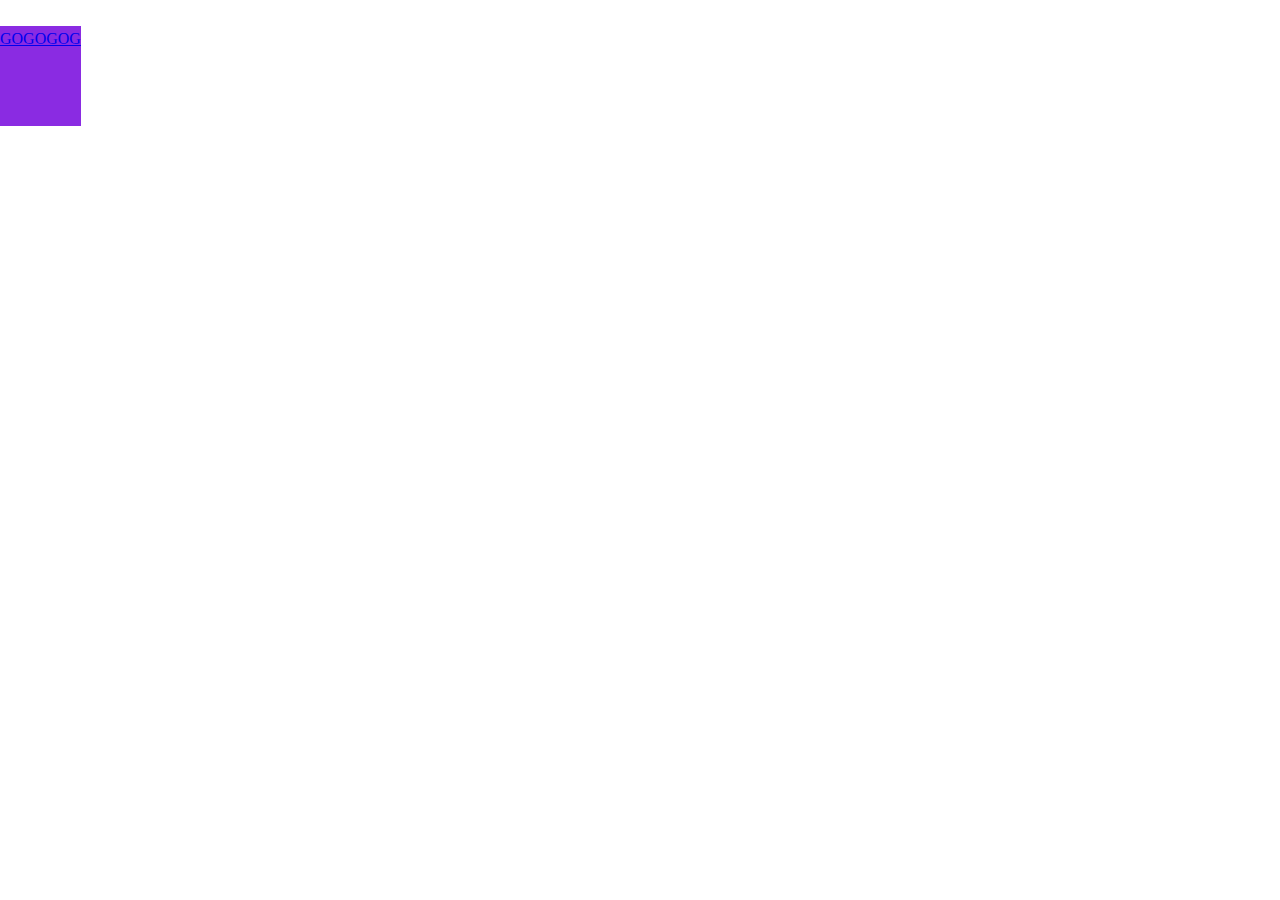
<file: class_exercises/css-animations/index.html>
<!DOCTYPE html>
<html lang="en">
<head>
    <meta charset="UTF-8">
    <meta name="viewport" content="width=device-width, initial-scale=1.0">
    <title>Document</title>
    <link rel="stylesheet" href="css/style.css">
    <marquee behavior="YAYAYA" direction=""></marquee>
</head>
<body>
    <a href="#" class="button"> GOGOGOG</a>
    <marquee behavior="GO GO GO GO GO" direction=""></marquee>
    
</body>
</html>
</file>
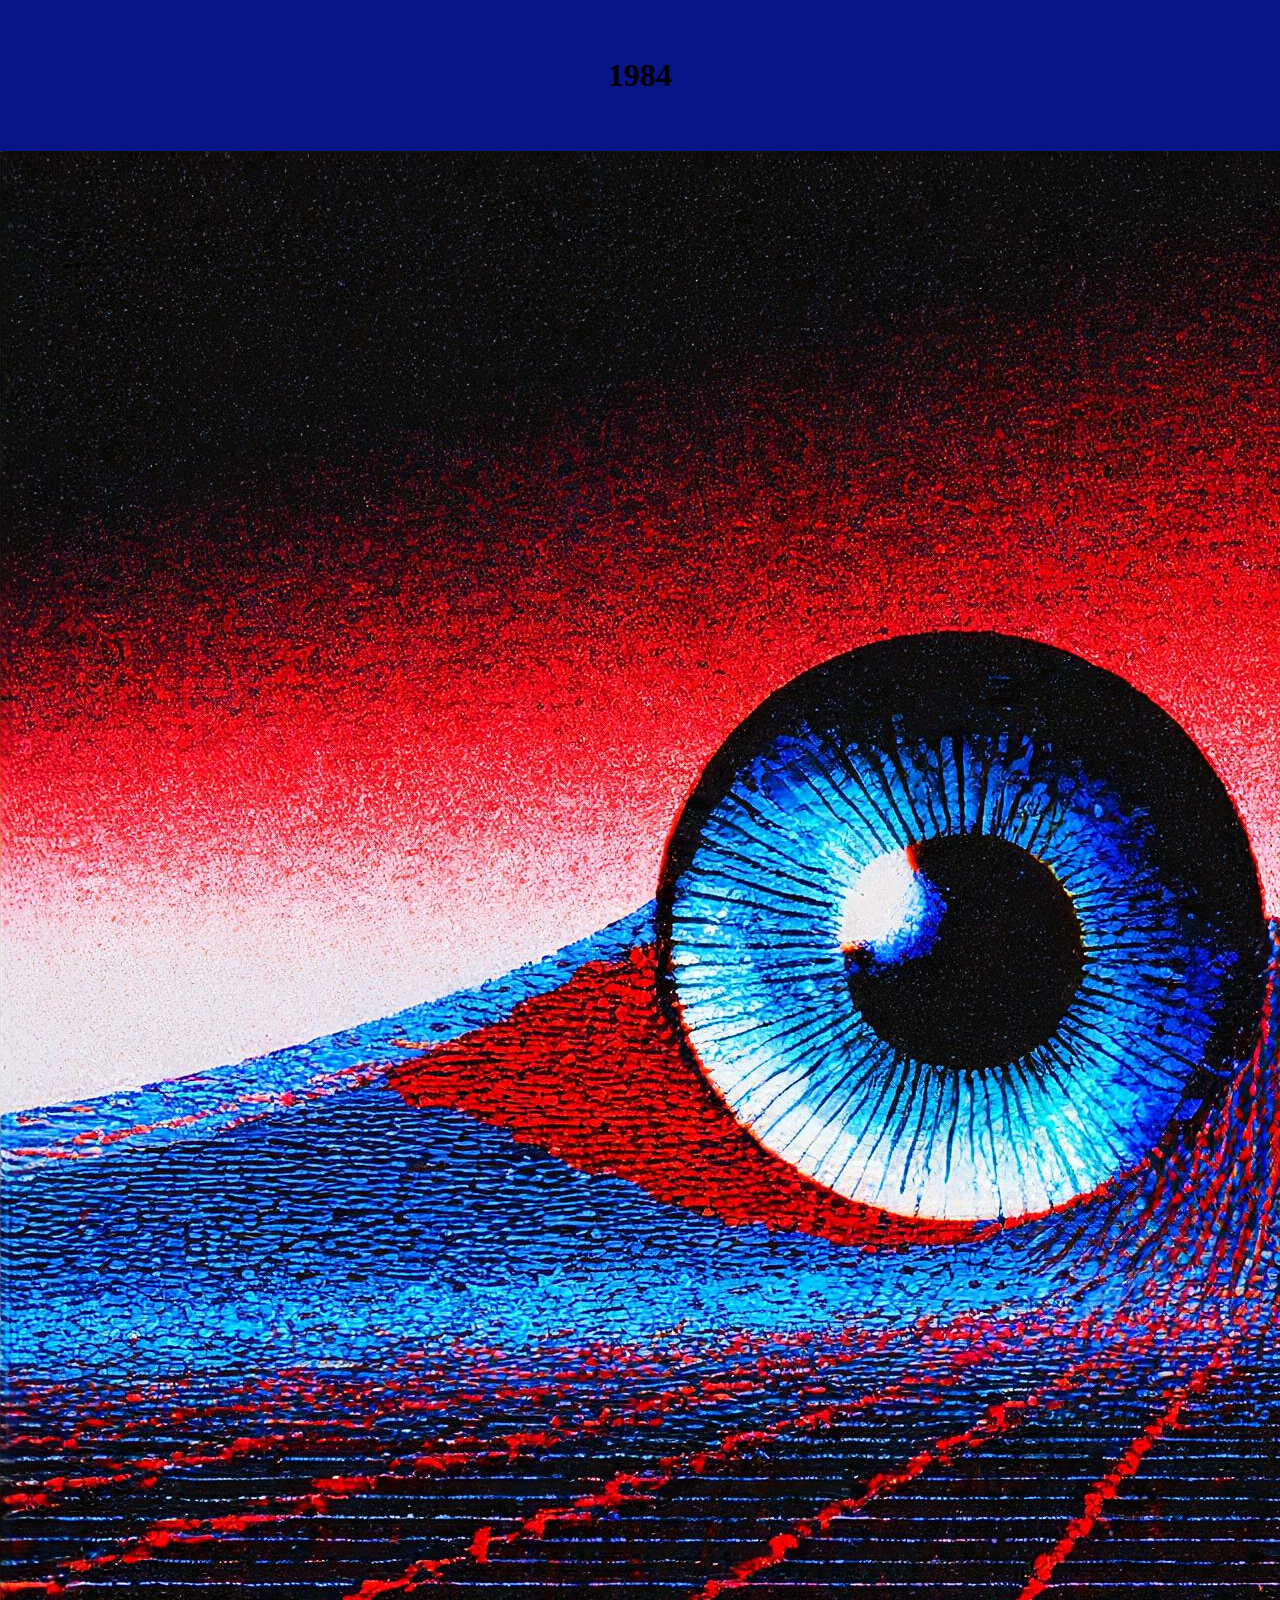
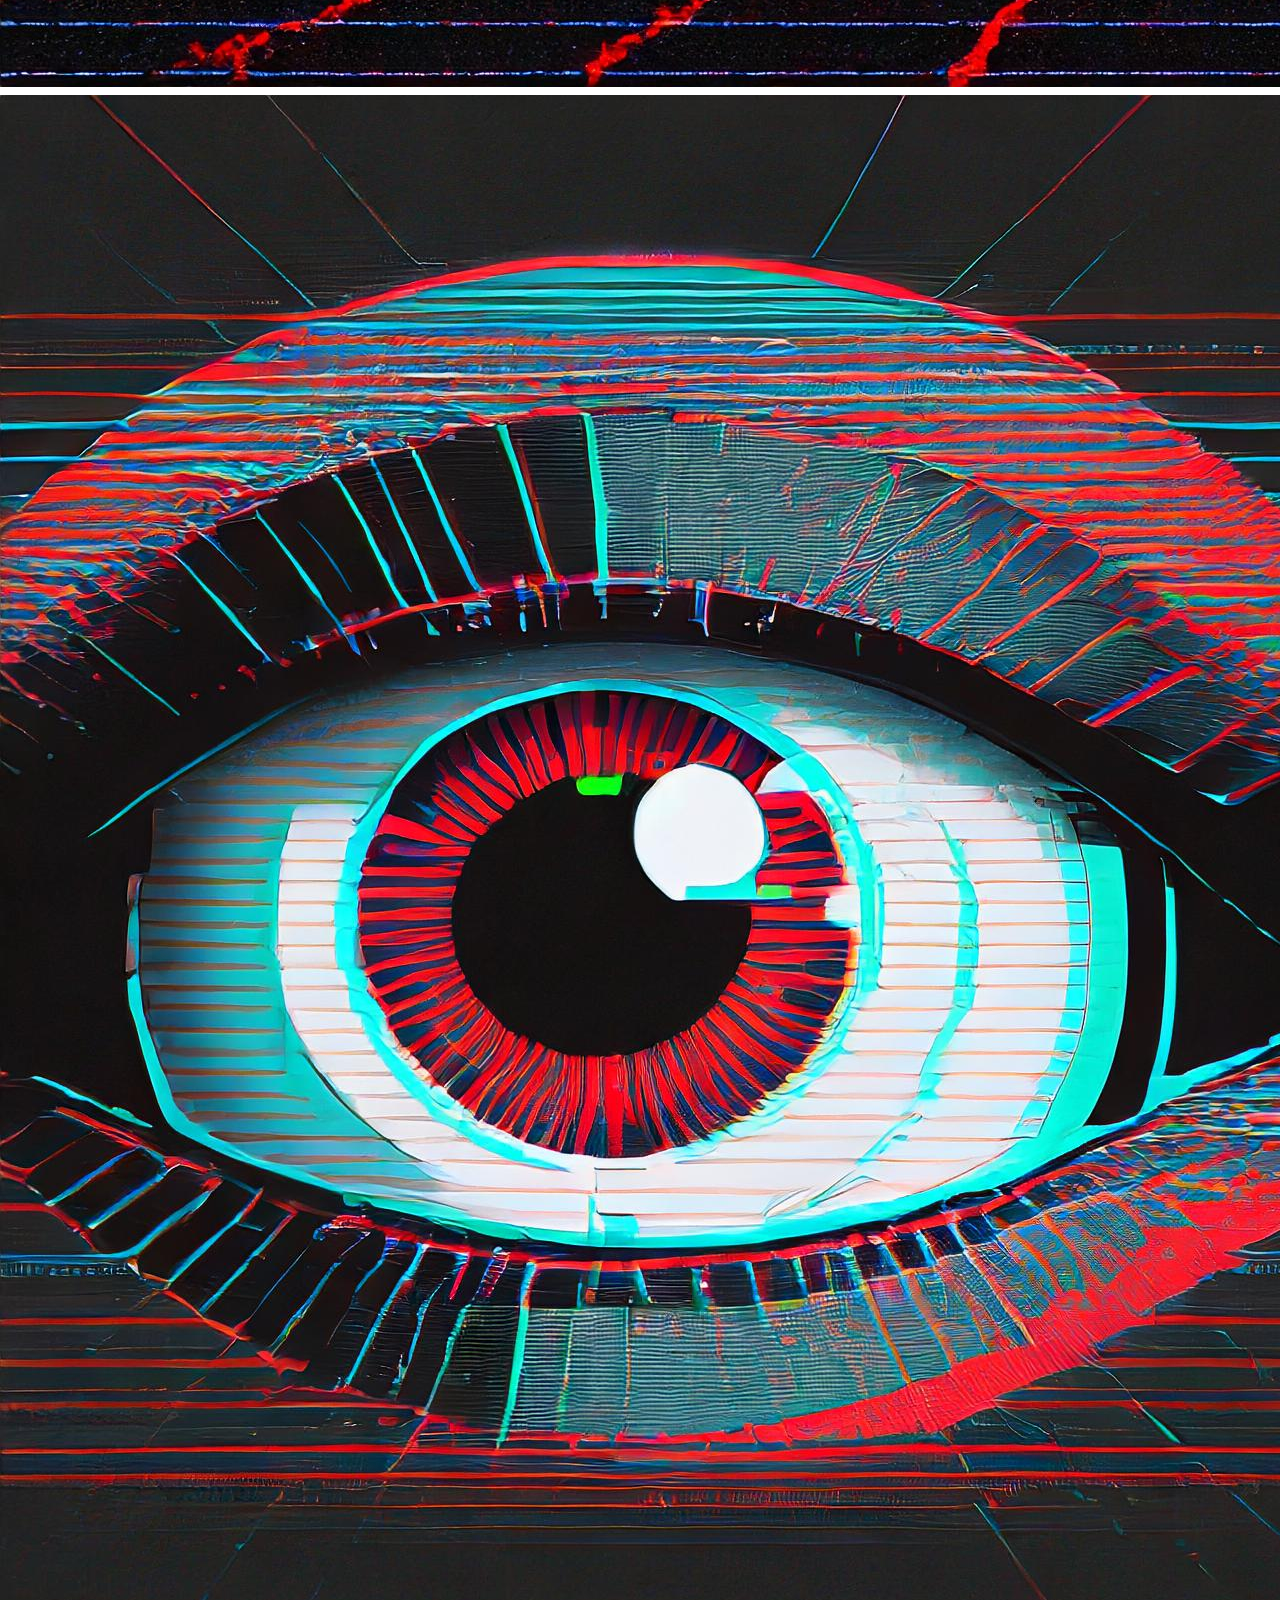
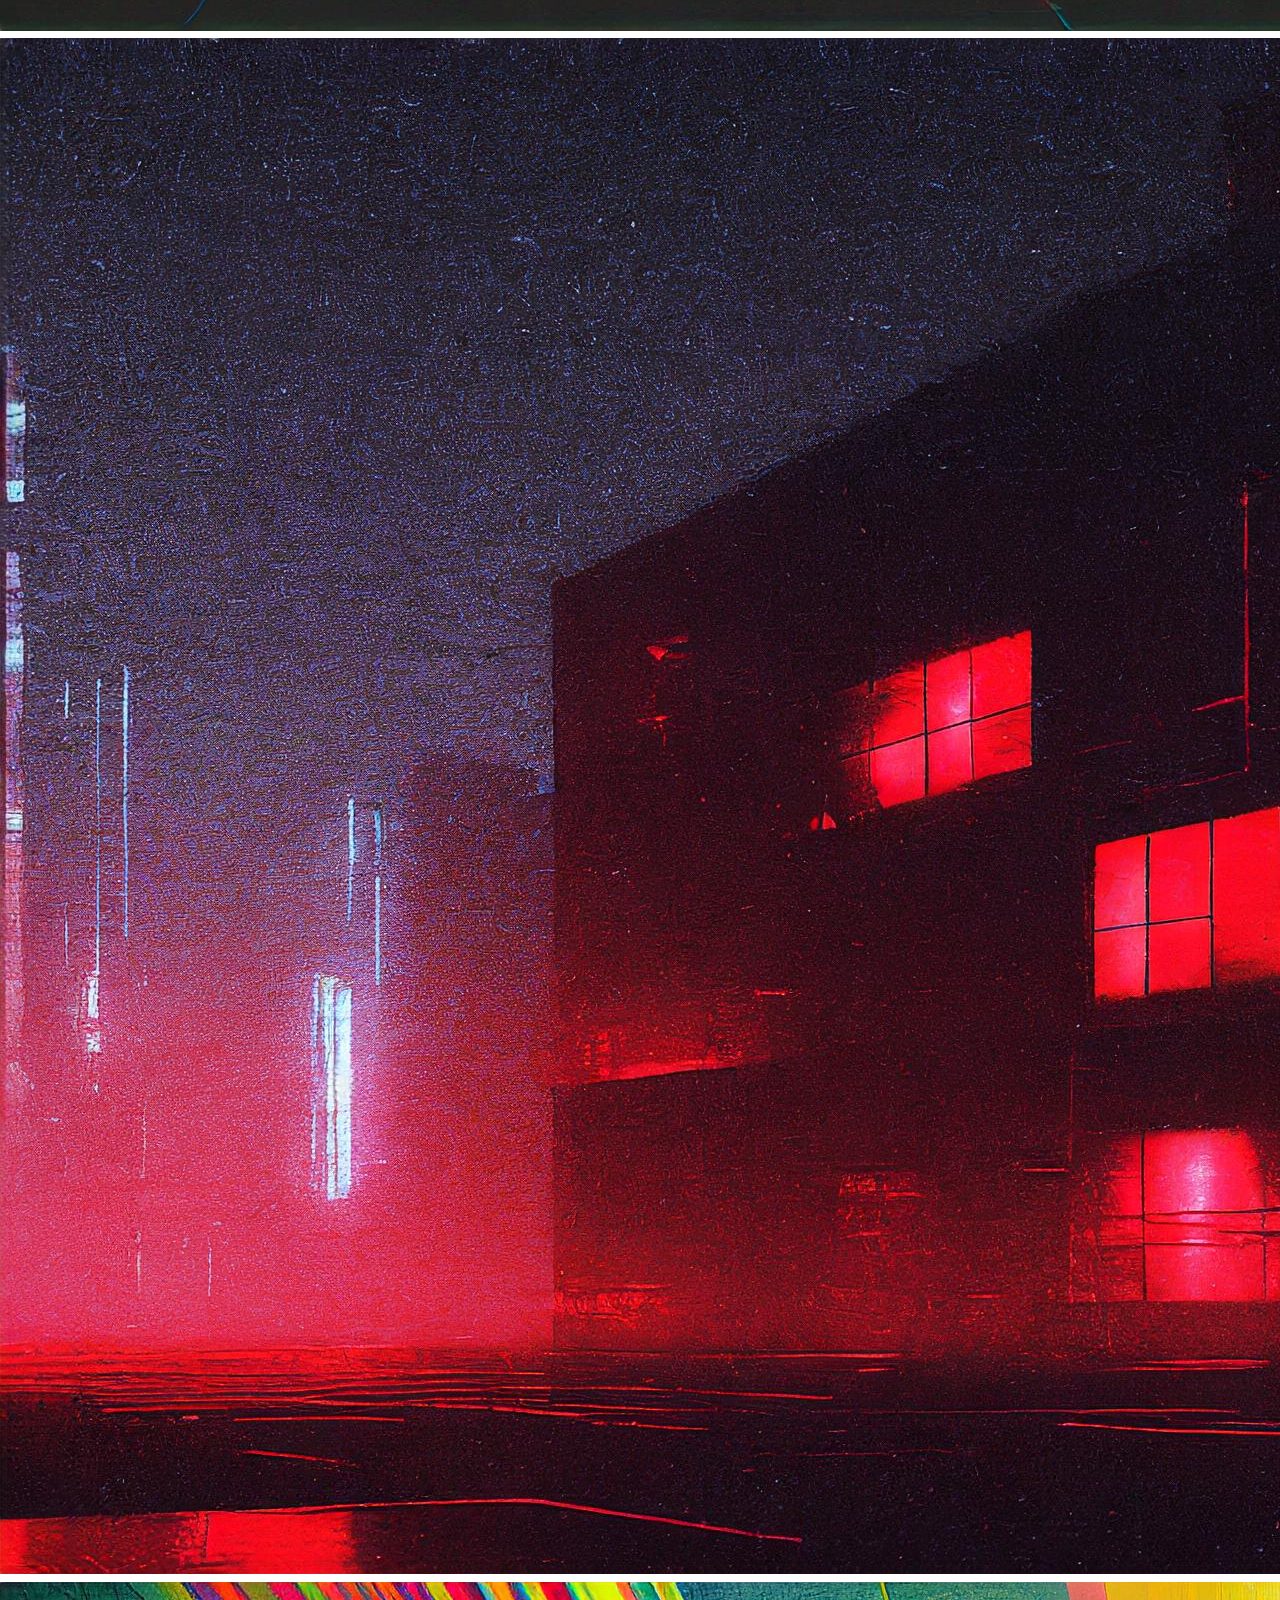
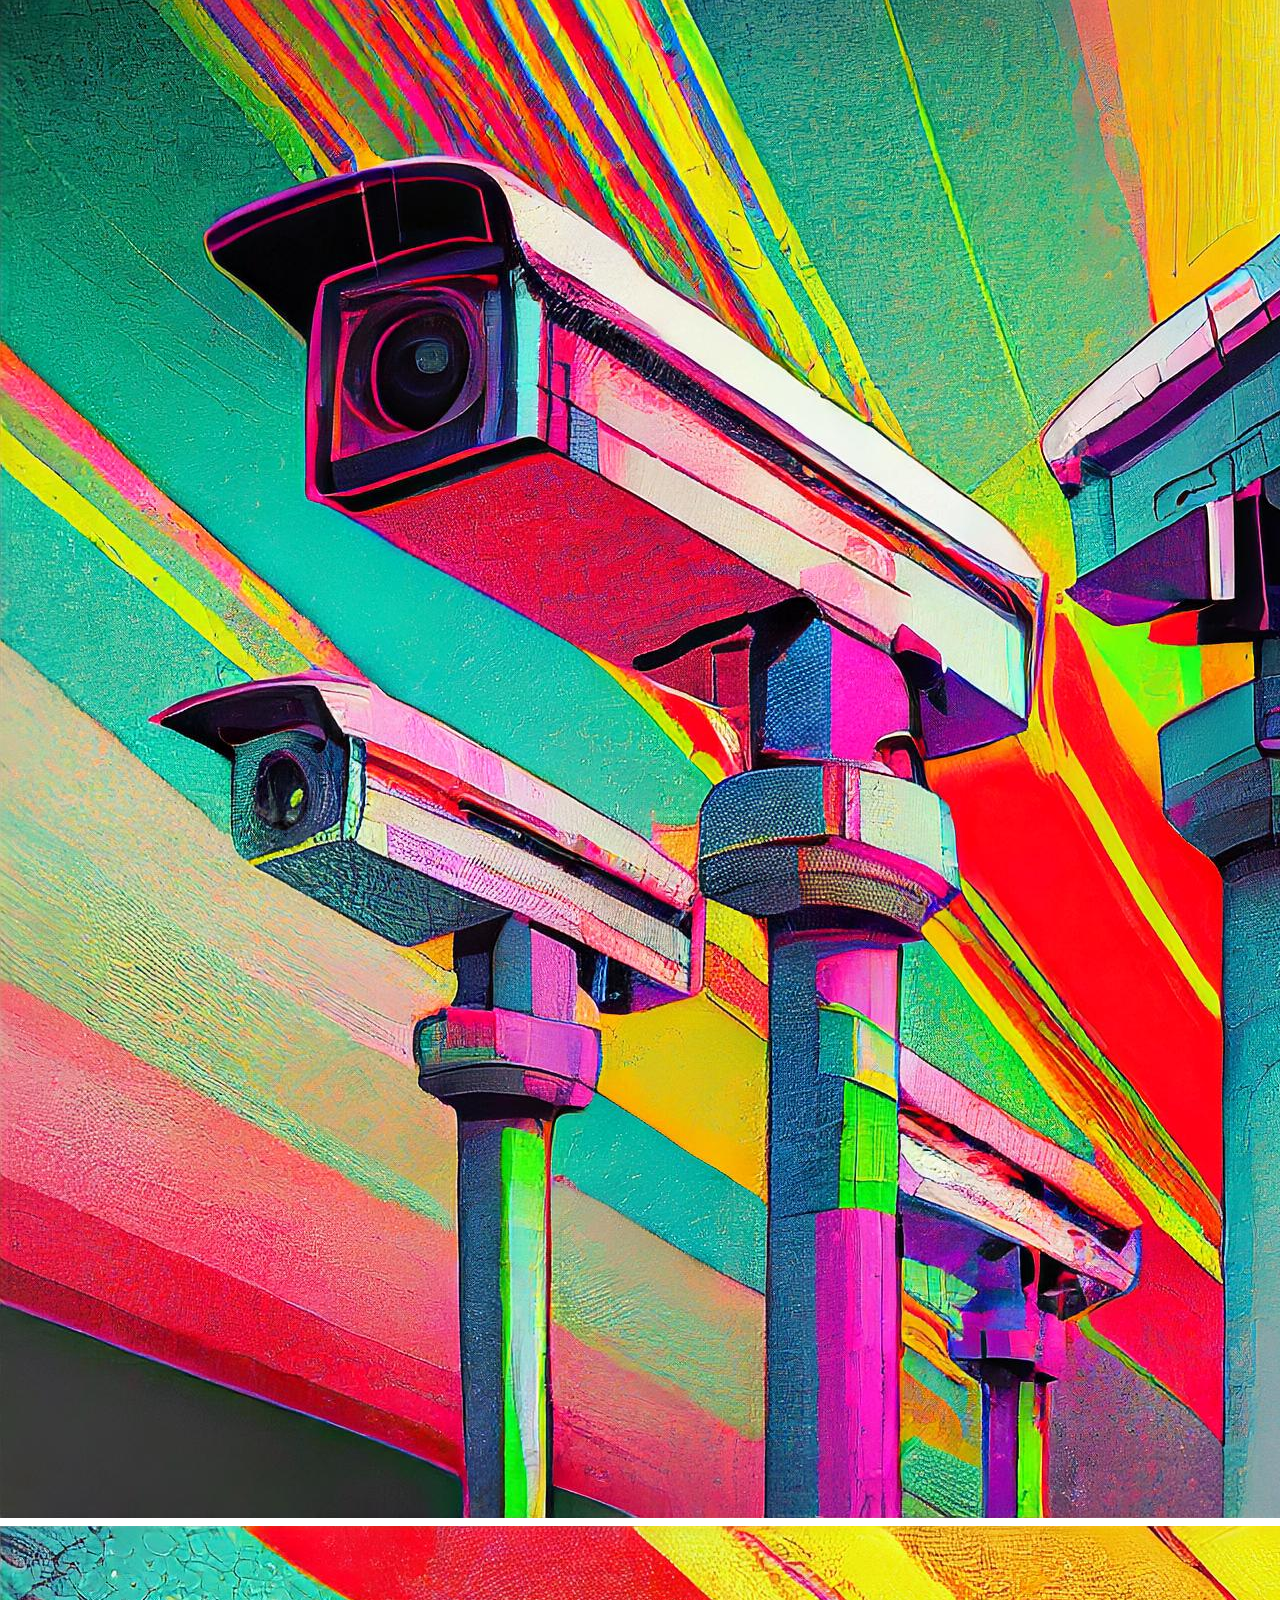
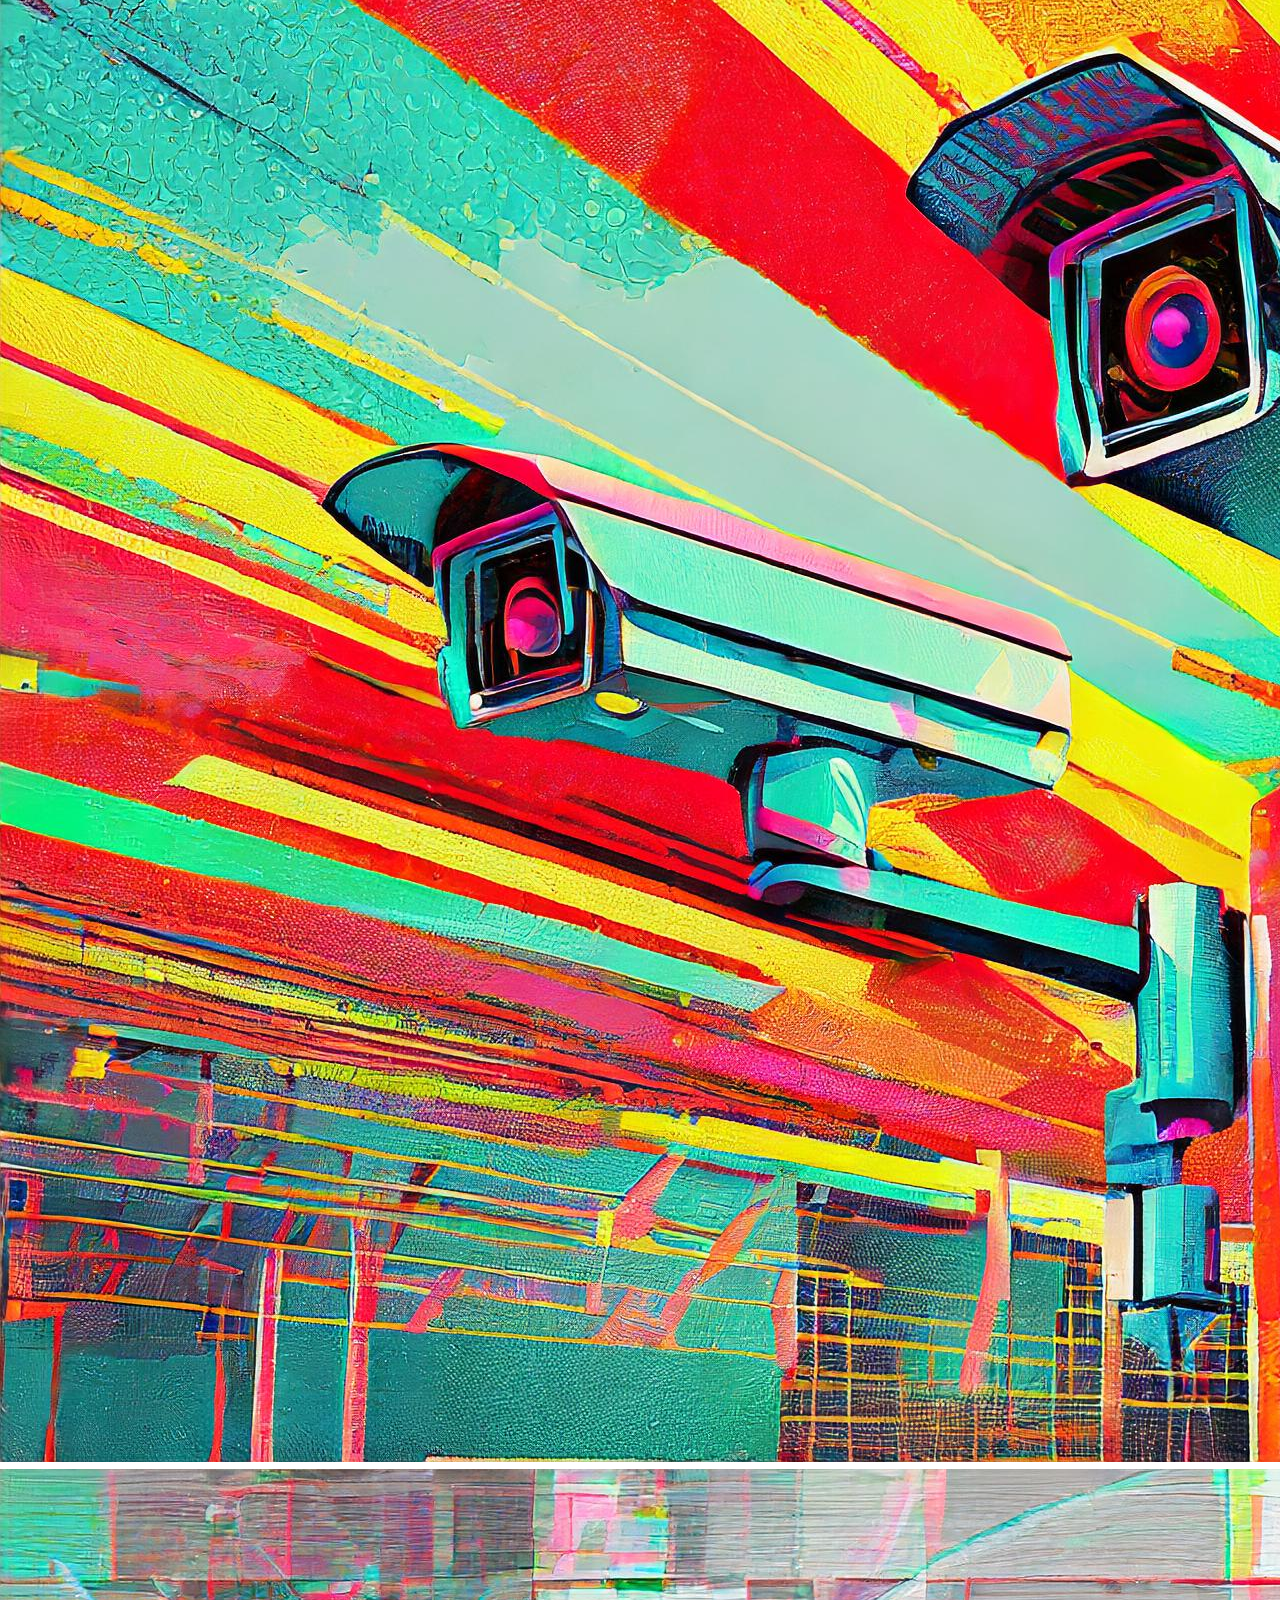
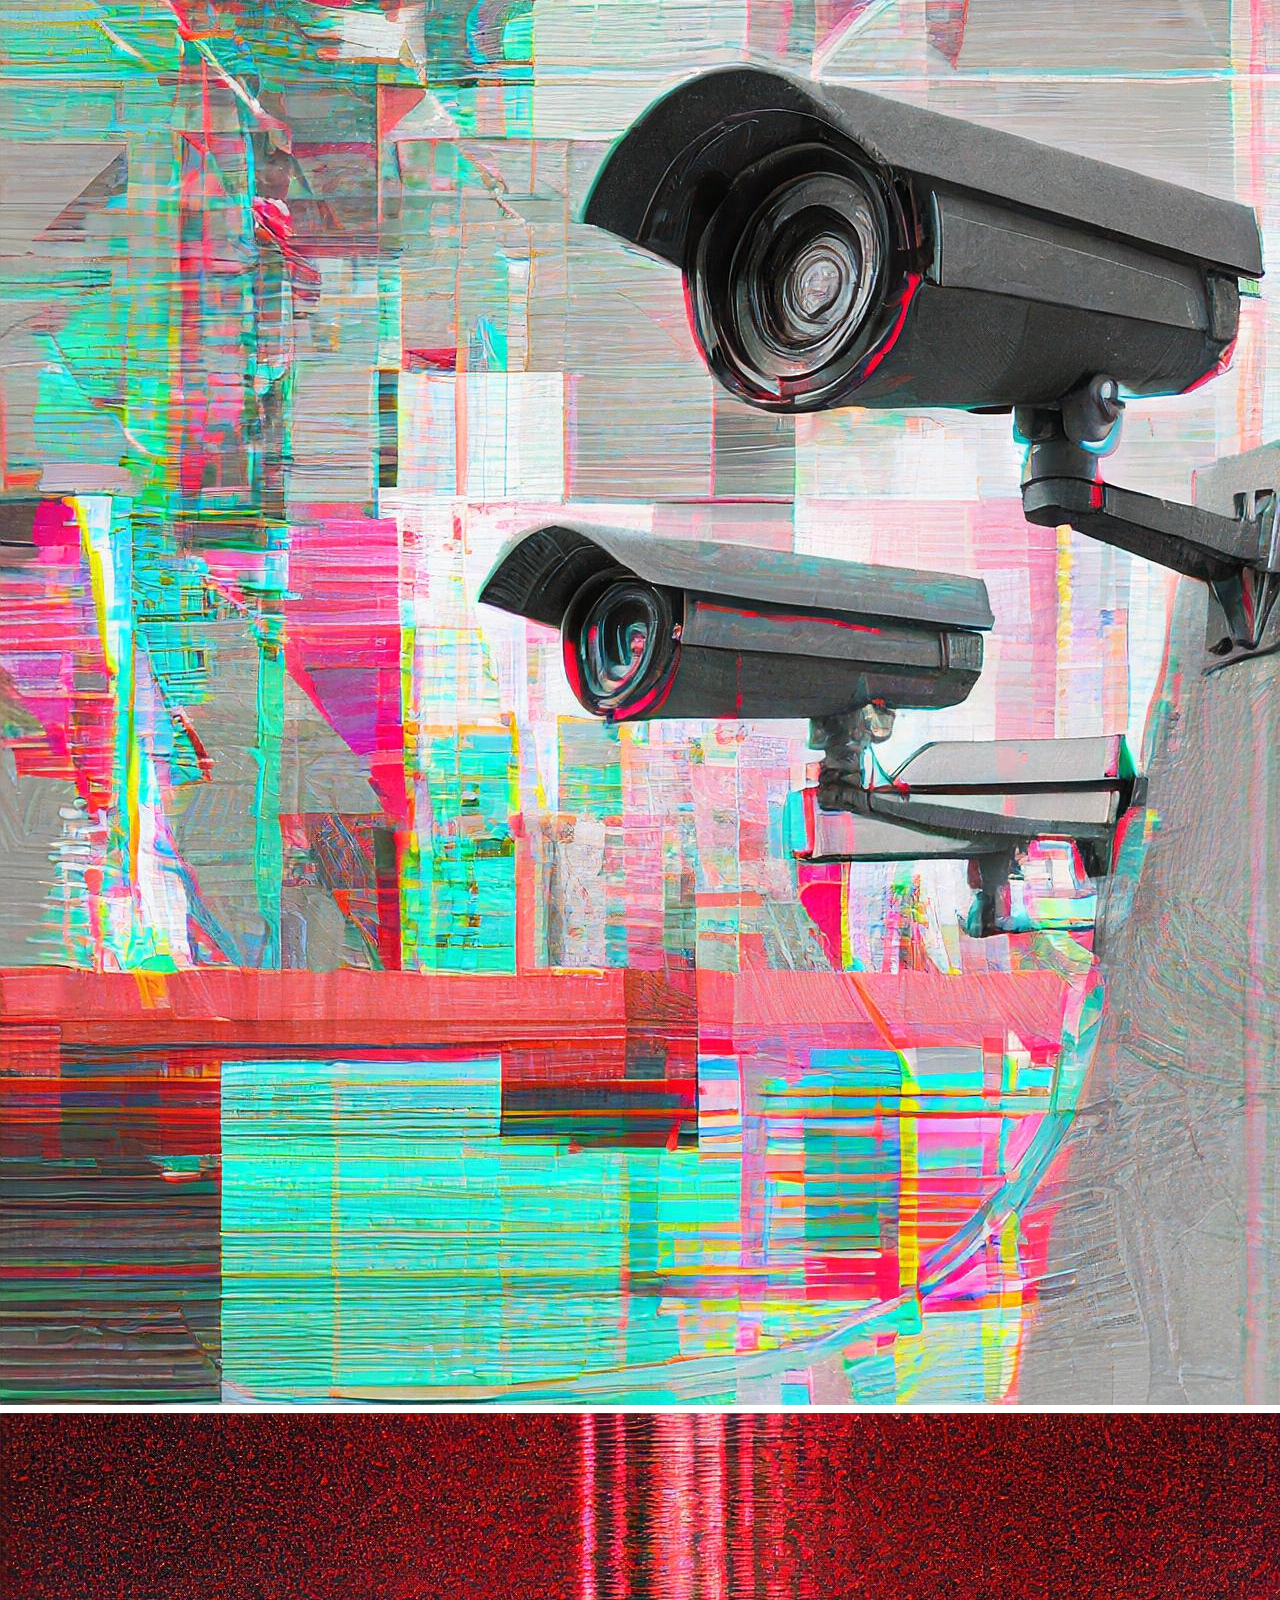
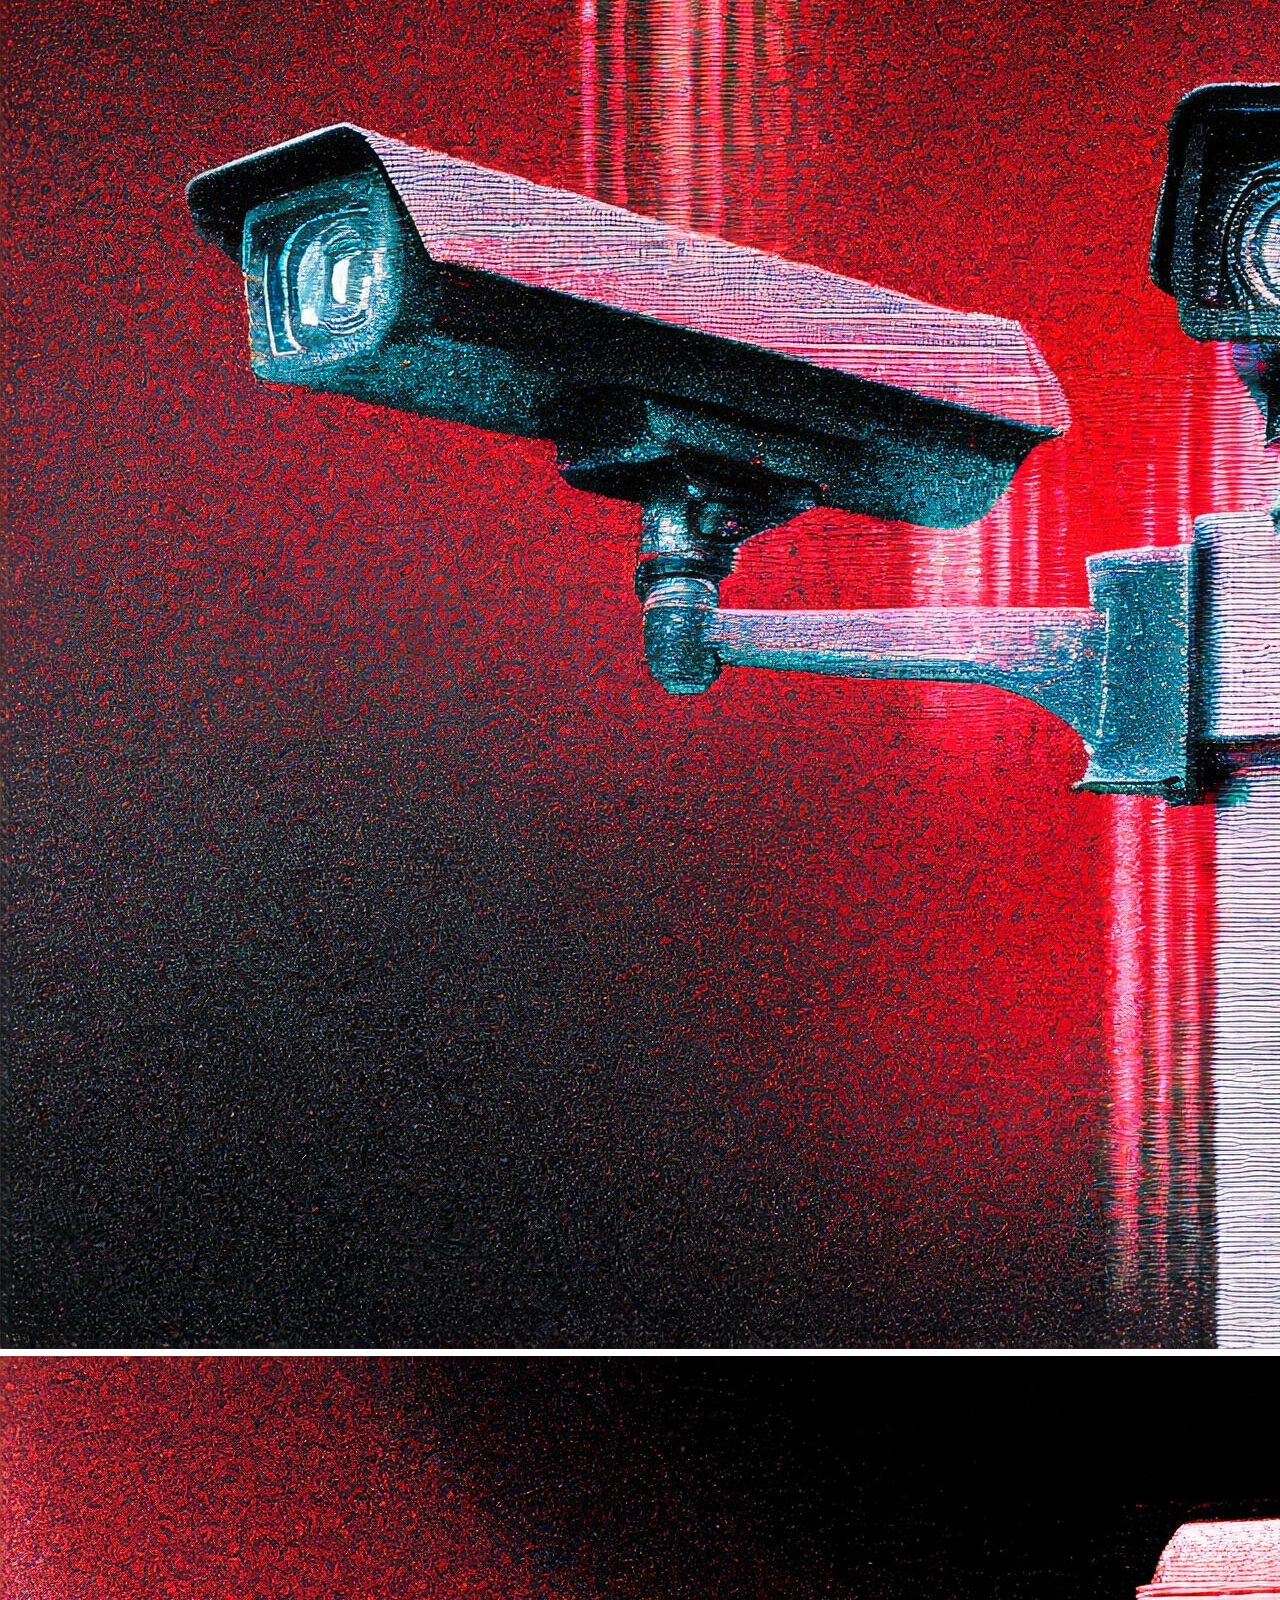
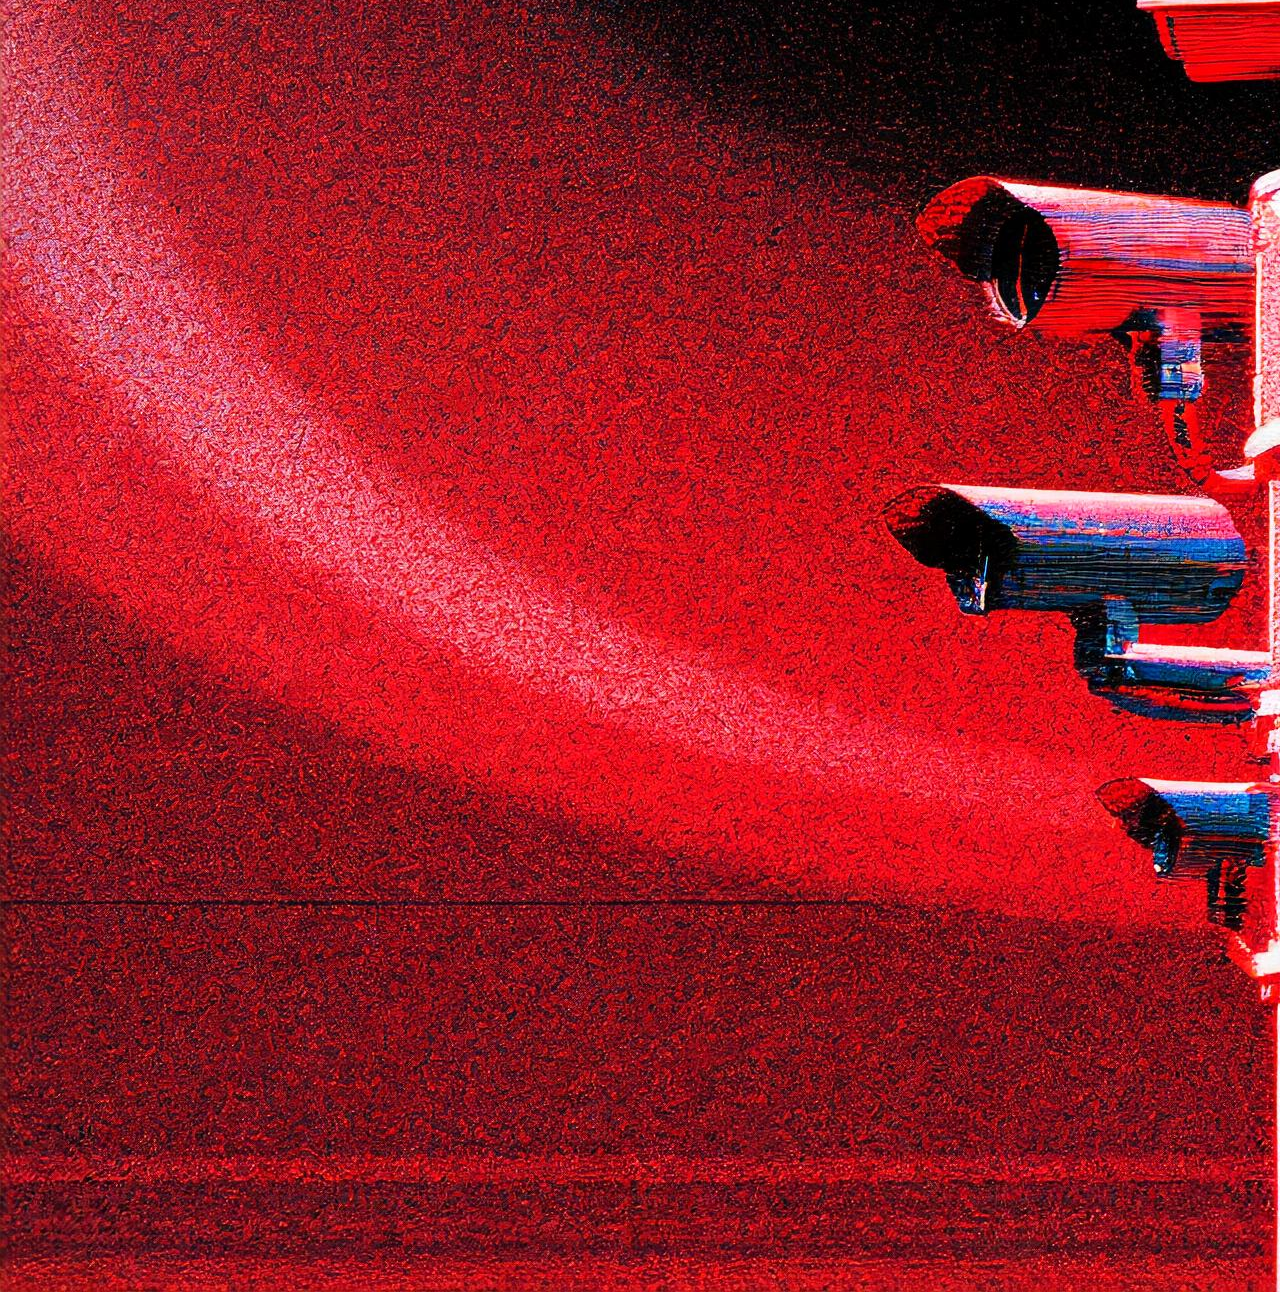
<file: class_exercises/dom/index.html>
<!DOCTYPE html>
<html lang="en">
<head>
    <meta charset="UTF-8">
    <meta name="viewport" content="width=device-width, initial-scale=1.0">
    <title>DOM Javascript Tutorial</title>
    <link rel="stylesheet" href="css/style.css">
</head>

<body>
    <header>
        <h1 id="page-title">1984</h1>
    </header>
    <main>
        <div class="image-div" id="image-1">
            <img src="images/img-1.jpg" alt="blue eyes">
        </div>
        <div class="image-div" id="image-2">
            <img src="images/img-2.jpg" alt="blue eyes">
        </div>
        <div class="image-div" id="image-3">
            <img src="images/img-3.jpg" alt="blue eyes">
        </div>
        <div class="image-div" id="image-4">
            <img src="images/img-4.jpg" alt="blue eyes">
        </div>
        <div class="image-div" id="image-5">
            <img src="images/img-5.jpg" alt="blue eyes">
        </div>
        <div class="image-div" id="image-6">
            <img src="images/img-6.jpg" alt="blue eyes">
        </div>
        <div class="image-div" id="image-7">
            <img src="images/img-7.jpg" alt="blue eyes">
        </div>
        <div class="image-div" id="image-8">
            <img src="images/img-8.jpg" alt="blue eyes">
        </div>
    </main>
    
    <script src="js/main.js"></script>

</body>

</html>
</file>
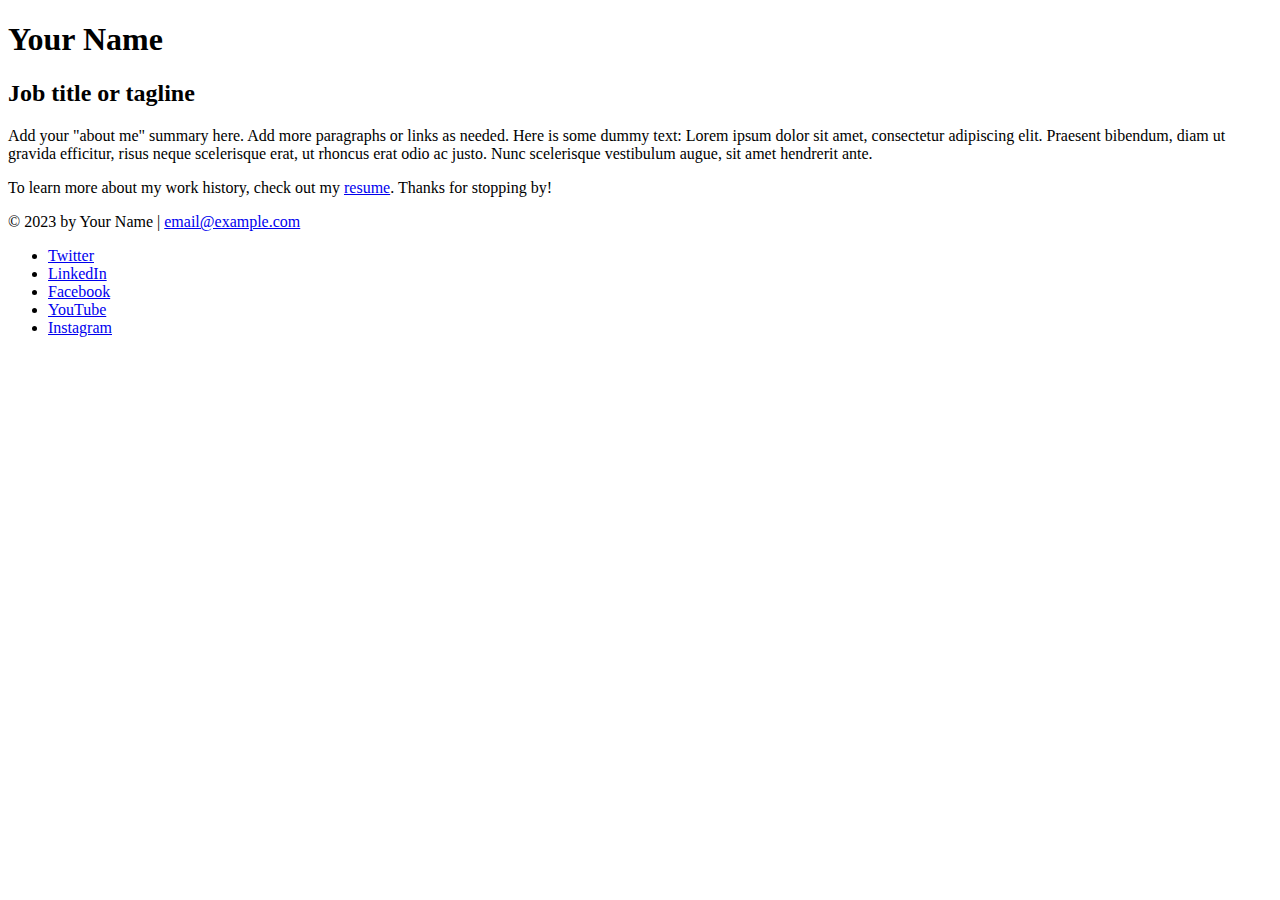
<file: tuts/css/exercise-files/starter-files/index.html>
<!DOCTYPE html>
<html lang="en">
  <head>
    <meta charset="UTF-8">
    <meta name="viewport" content="width=device-width, initial-scale=1">
    <title>Add a relevant page title</title>
  </head>
  <body>
    <!-- //  INTRO  // -->
    <header>
      <!-- Start content edits below this line. -->
      <h1>Your Name</h1>
      <h2>Job title or tagline</h2>

      <!-- End content edits here. -->
    </header>

    <!-- //  ABOUT ME  // -->
    <main>
      <!-- Start content edits below this line. -->
      <p>Add your "about me" summary here. Add more paragraphs or links as needed. Here is some dummy text: Lorem ipsum dolor sit amet, consectetur adipiscing elit. Praesent bibendum, diam ut gravida efficitur, risus neque scelerisque erat, ut rhoncus erat odio ac justo. Nunc scelerisque vestibulum augue, sit amet hendrerit ante.</p>
      <p>To learn more about my work history, check out my <a href="resume.html"> resume</a>. Thanks for stopping by!</p>

      <!-- End content edits here. -->
    </main>

    <!-- //  FOOTER INFO, SOCIAL MEDIA  // -->
    <footer>
      <!-- Start content edits below this line. -->
      <p>© 2023 by Your Name | <a href="mailto:email@example.com">email@example.com</a></p>

      <!-- Add or remove any networks. -->
      <ul>
        <li>
          <a href="#" target="_blank">Twitter</a>
        </li>
        <li>
          <a href="#" target="_blank">LinkedIn</a>
        </li>
        <li>
          <a href="#" target="_blank">Facebook</a>
        </li>
        <li>
          <a href="#" target="_blank">YouTube</a>
        </li>
        <li>
          <a href="#" target="_blank">Instagram</a>
        </li>
      </ul>
      <!-- End content edits here. -->
    </footer>
  </body>
</html>
</file>
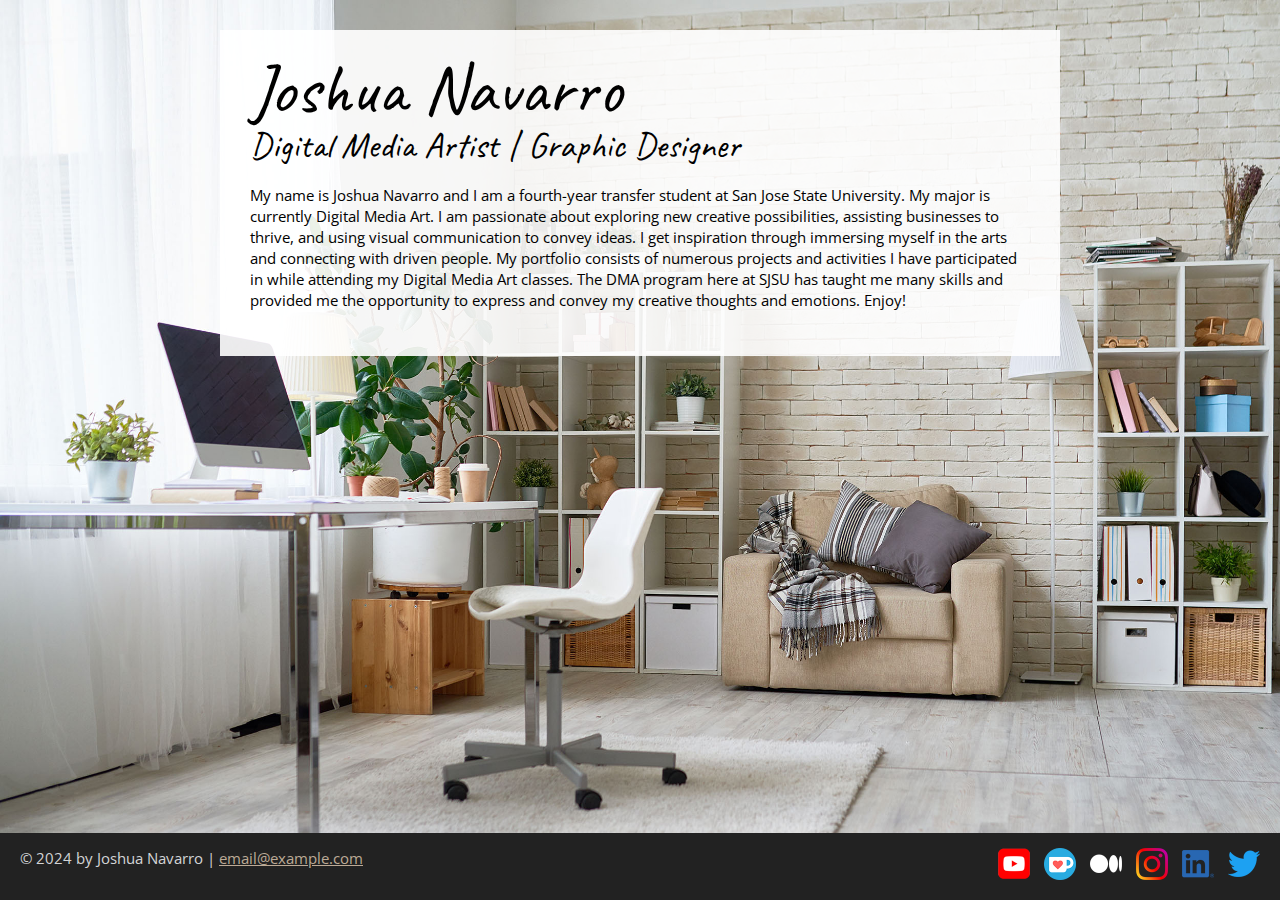
<file: tuts/css/exercise-files/final/personal-site/index.html>
<!DOCTYPE html>
<html lang="en">
  <head>
    <meta charset="UTF-8">
    <meta name="viewport" content="width=device-width, initial-scale=1.0">
    <title>Joshua Navarro | Digital Media Artist and Graphic Designer</title>
    <link rel="preconnect" href="https://fonts.googleapis.com">
    <link rel="preconnect" href="https://fonts.gstatic.com" crossorigin>
    <link href="https://fonts.googleapis.com/css2?family=Caveat&family=Open+Sans&display=swap" rel="stylesheet">
    <link rel="stylesheet" href="css/styles.css">
  </head>
  <body class="home">
    <!-- //  INTRO  // -->
    <div class="content-wrapper">
      <div class="content-bg">
        <header>
          <!-- Start content edits below this line. -->
          <h1>Joshua Navarro</h1>
          <h2>Digital Media Artist | Graphic Designer</h2>

          <!-- End content edits here. -->
        </header>

        <!-- //  ABOUT ME  // -->
        <main>
          <p>My name is Joshua Navarro and I am a fourth-year transfer student at San Jose State University. My major is currently Digital Media Art. I am passionate about exploring new creative possibilities, assisting businesses to thrive, and using visual communication to convey ideas. I get inspiration through immersing myself in the arts and connecting with driven people. My portfolio consists of numerous projects and activities I have participated in while attending my Digital Media Art classes. The DMA program here at SJSU has taught me many skills and provided me the opportunity to express and convey my creative thoughts and emotions. Enjoy!</p>

        </main>
      </div>
    </div>
    <!-- //  FOOTER INFO, SOCIAL MEDIA  // -->
    <footer>
      <p>© 2024 by Joshua Navarro |  <a href="mailto:email@example.com">email@example.com</a></p>

      <ul class="socials">
        <li>
          <a href="https://www.youtube.com/@madebychristina" target="_blank"><img src="images/icon-logo-youtube.png" alt="My YouTube channel"></a>
        </li>
        <li>
          <a href="https://ko-fi.com/christinatruong" target="_blank"><img src="images/icon-logo-ko-fi.png" alt="My Ko-Fi homepage"></a>
        </li>
        <li>
          <a href="https://medium.com/@christinatruong" target="_blank"><img src="images/icon-logo-medium.png" alt="My Medium homepage"></a>
        </li>
        <li>
          <a href="https://www.instagram.com/christina.is.online/" target="_blank"><img src="images/icon-logo-instagram.png" alt="My Instagram"></a>
        </li>
        <li>
          <a href="https://ca.linkedin.com/in/christinatruong" target="_blank"><img src="images/icon-logo-linkedin.png" alt="My LinkedIn profile"></a>
        </li>
        <li>
          <a href="https://twitter.com/christinatruong" target="_blank"><img src="images/icon-logo-twitter.png" alt="My Twitter profile"></a>
        </li>
      </ul>
    </footer>
  </body>
</html>
</file>
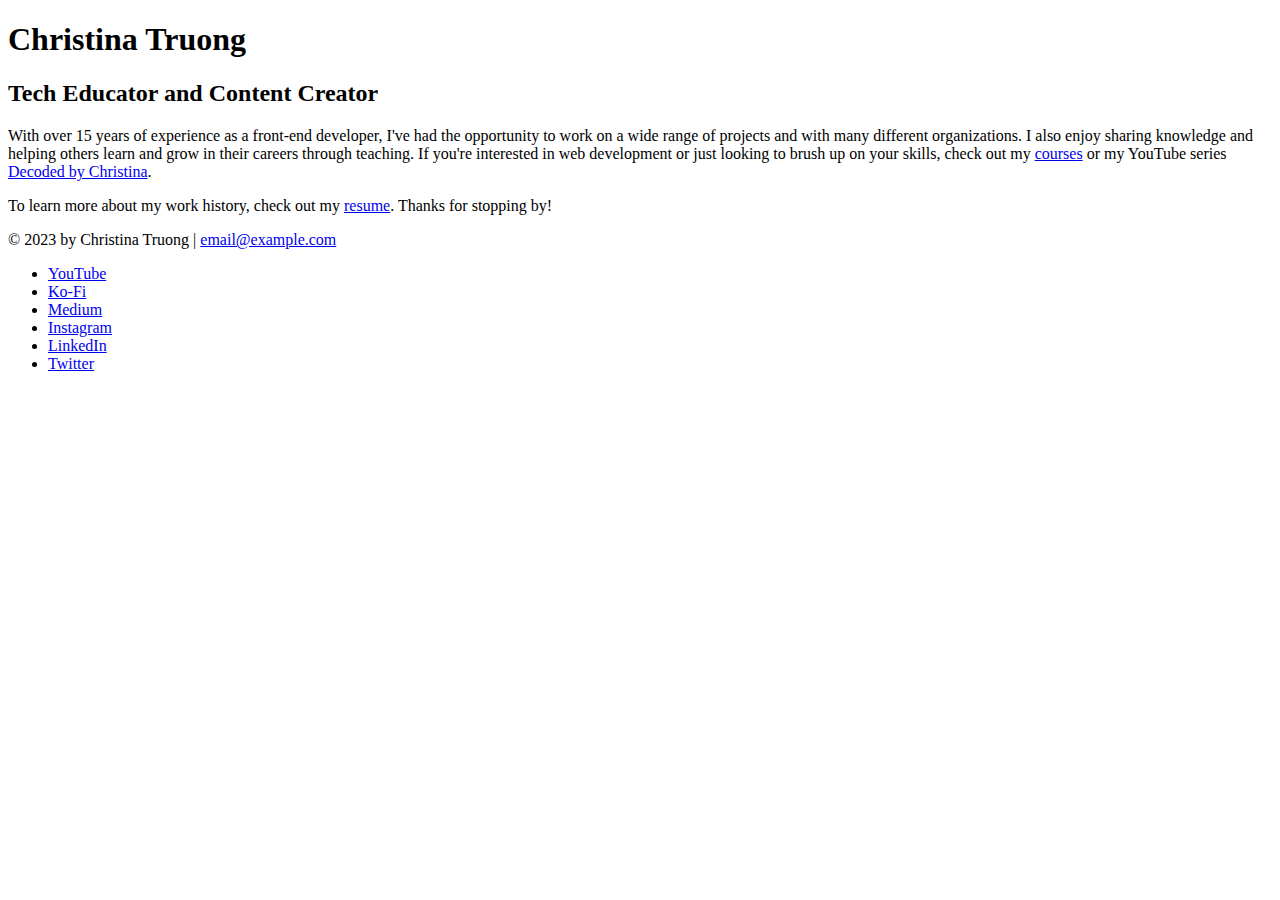
<file: tuts/css/exercise-files/Ch1/01_05/personal-site/index.html>
<!DOCTYPE html>
<html lang="en">
  <head>
    <meta charset="UTF-8">
    <meta name="viewport" content="width=device-width, initial-scale=1.0">
    <title>Christina Truong, Tech Educator and Content Creator</title>
  </head>
  <body>
    <!-- //  INTRO  // -->
    <header>
      <!-- Start content edits below this line. -->
      <h1>Christina Truong</h1>
      <h2>Tech Educator and Content Creator</h2>

      <!-- End content edits here. -->
    </header>

    <!-- //  ABOUT ME  // -->
    <main>
      <p>With over 15 years of experience as a front-end developer, I've had the opportunity to work on a wide range of projects and with many different organizations. I also enjoy sharing knowledge and helping others learn and grow in their careers through teaching. If you're interested in web development or just looking to brush up on your skills, check out my <a href="https://christinatruong.com/courses/" target="_blank">courses</a> or my YouTube series <a href="https://www.youtube.com/@madebychristina" target="_blank">Decoded by Christina</a>.</p>

      <p>To learn more about my work history, check out my <a href="resume.html"> resume</a>. Thanks for stopping by!</p>
    </main>

    <!-- //  FOOTER INFO, SOCIAL MEDIA  // -->
    <footer>
      <p>© 2023 by Christina Truong |  <a href="mailto:email@example.com">email@example.com</a></p>

      <ul>
        <li>
          <a href="https://www.youtube.com/@madebychristina" target="_blank">YouTube</a>
        </li>
        <li>
          <a href="https://ko-fi.com/christinatruong" target="_blank">Ko-Fi</a>
        </li>
        <li>
          <a href="https://medium.com/@christinatruong" target="_blank">Medium</a>
        </li>
        <li>
          <a href="https://www.instagram.com/christinaisonline/" target="_blank">Instagram</a>
        </li>
        <li>
          <a href="https://ca.linkedin.com/in/christinatruong/" target="_blank">LinkedIn</a>
        </li>
        <li>
          <a href="https://twitter.com/christinatruong" target="_blank">Twitter</a>
        </li>
      </ul>
    </footer>
  </body>
</html>
</file>
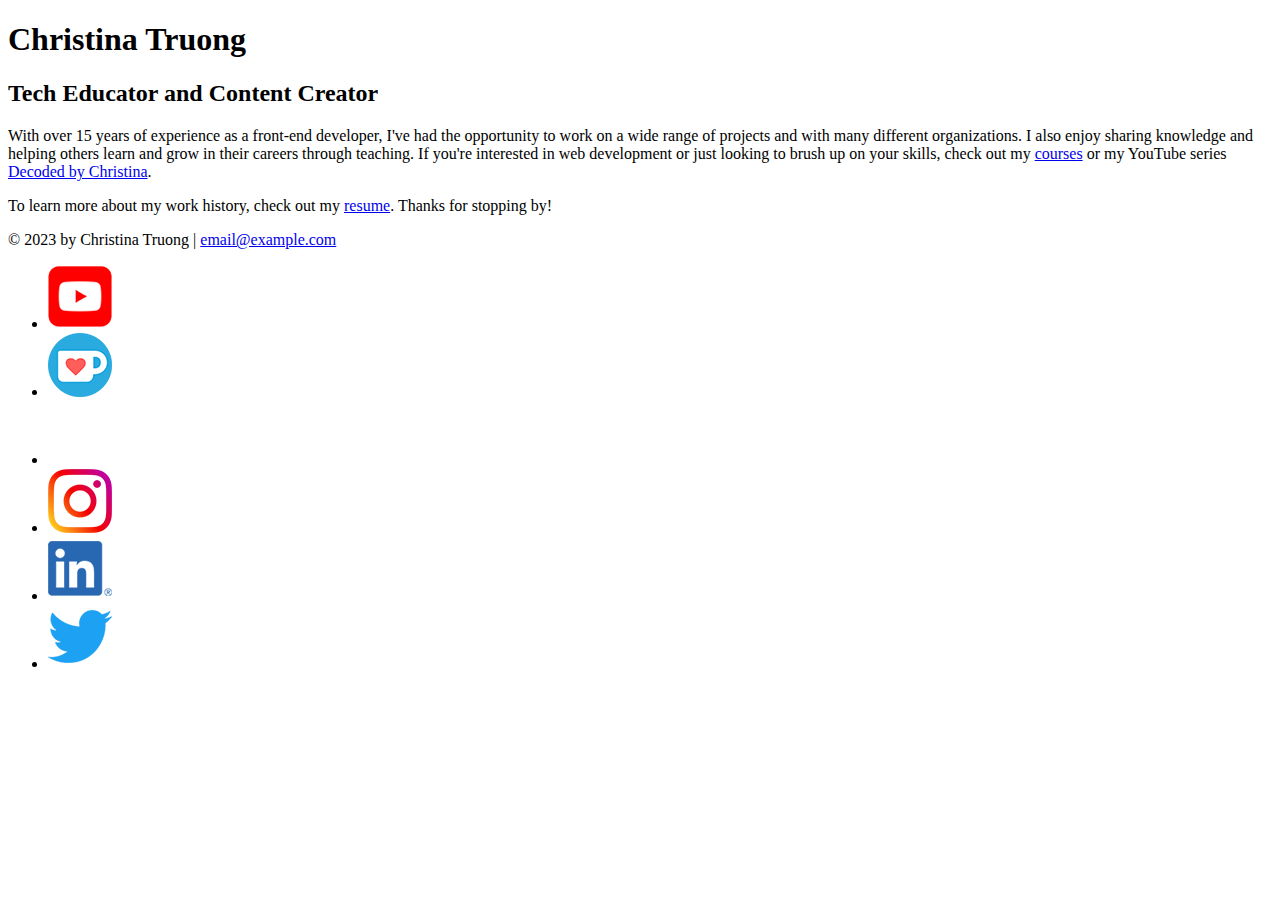
<file: tuts/css/exercise-files/Ch1/01_09/personal-site/index.html>
<!DOCTYPE html>
<html lang="en">
  <head>
    <meta charset="UTF-8">
    <meta name="viewport" content="width=device-width, initial-scale=1.0">
    <title>Christina Truong, Tech Educator and Content Creator</title>
  </head>
  <body>
    <!-- //  INTRO  // -->
    <header>
      <!-- Start content edits below this line. -->
      <h1>Christina Truong</h1>
      <h2>Tech Educator and Content Creator</h2>

      <!-- End content edits here. -->
    </header>

    <!-- //  ABOUT ME  // -->
    <main>
      <p>With over 15 years of experience as a front-end developer, I've had the opportunity to work on a wide range of projects and with many different organizations. I also enjoy sharing knowledge and helping others learn and grow in their careers through teaching. If you're interested in web development or just looking to brush up on your skills, check out my <a href="https://christinatruong.com/courses/" target="_blank">courses</a> or my YouTube series <a href="https://www.youtube.com/@madebychristina" target="_blank">Decoded by Christina</a>.</p>

      <p>To learn more about my work history, check out my <a href="resume.html"> resume</a>. Thanks for stopping by!</p>
    </main>

    <!-- //  FOOTER INFO, SOCIAL MEDIA  // -->
    <footer>
      <p>© 2023 by Christina Truong |  <a href="mailto:email@example.com">email@example.com</a></p>

      <ul>
        <li>
          <a href="https://www.youtube.com/@madebychristina" target="_blank"><img src="images/icon-logo-youtube.png" alt="My YouTube channel"></a>
        </li>
        <li>
          <a href="https://ko-fi.com/christinatruong" target="_blank"><img src="images/icon-logo-ko-fi.png" alt="My Ko-Fi homepage"></a>
        </li>
        <li>
          <a href="https://medium.com/@christinatruong" target="_blank"><img src="images/icon-logo-medium.png" alt="My Medium homepage"></a>
        </li>
        <li>
          <a href="https://www.instagram.com/christina.is.online/" target="_blank"><img src="images/icon-logo-instagram.png" alt="My Instagram"></a>
        </li>
        <li>
          <a href="https://ca.linkedin.com/in/christinatruong" target="_blank"><img src="images/icon-logo-linkedin.png" alt="My LinkedIn profile"></a>
        </li>
        <li>
          <a href="https://twitter.com/christinatruong" target="_blank"><img src="images/icon-logo-twitter.png" alt="My Twitter profile"></a>
        </li>
      </ul>
    </footer>
  </body>
</html>
</file>
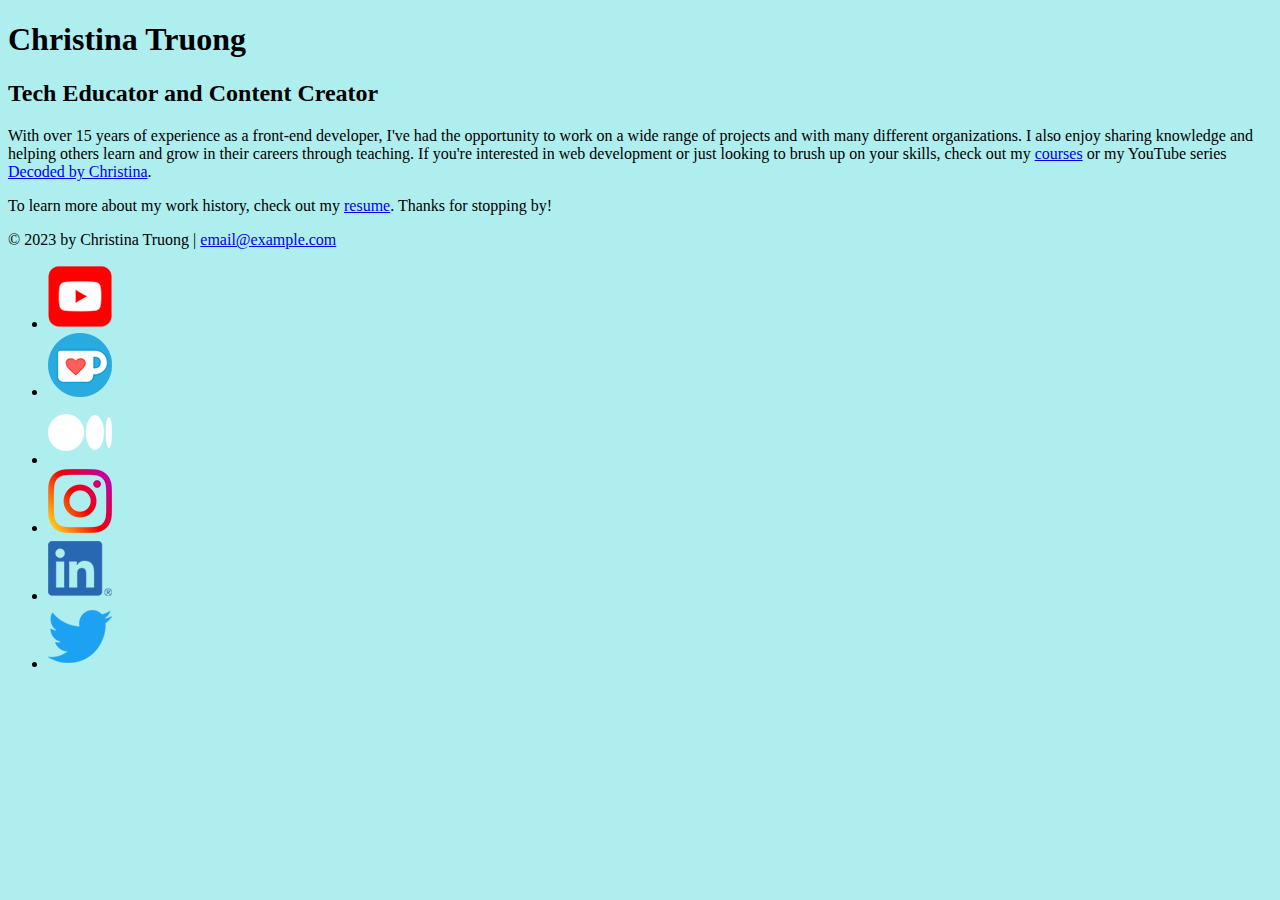
<file: tuts/css/exercise-files/Ch1/01_11/personal-site/index.html>
<!DOCTYPE html>
<html lang="en">
  <head>
    <meta charset="UTF-8">
    <meta name="viewport" content="width=device-width, initial-scale=1.0">
    <title>Christina Truong, Tech Educator and Content Creator</title>
    <link rel="stylesheet" href="css/styles.css">
  </head>
  <body>
    <!-- //  INTRO  // -->
    <header>
      <!-- Start content edits below this line. -->
      <h1>Christina Truong</h1>
      <h2>Tech Educator and Content Creator</h2>

      <!-- End content edits here. -->
    </header>

    <!-- //  ABOUT ME  // -->
    <main>
      <p>With over 15 years of experience as a front-end developer, I've had the opportunity to work on a wide range of projects and with many different organizations. I also enjoy sharing knowledge and helping others learn and grow in their careers through teaching. If you're interested in web development or just looking to brush up on your skills, check out my <a href="https://christinatruong.com/courses/" target="_blank">courses</a> or my YouTube series <a href="https://www.youtube.com/@madebychristina" target="_blank">Decoded by Christina</a>.</p>

      <p>To learn more about my work history, check out my <a href="resume.html"> resume</a>. Thanks for stopping by!</p>
    </main>

    <!-- //  FOOTER INFO, SOCIAL MEDIA  // -->
    <footer>
      <p>© 2023 by Christina Truong |  <a href="mailto:email@example.com">email@example.com</a></p>

      <ul>
        <li>
          <a href="https://www.youtube.com/@madebychristina" target="_blank"><img src="images/icon-logo-youtube.png" alt="My YouTube channel"></a>
        </li>
        <li>
          <a href="https://ko-fi.com/christinatruong" target="_blank"><img src="images/icon-logo-ko-fi.png" alt="My Ko-Fi homepage"></a>
        </li>
        <li>
          <a href="https://medium.com/@christinatruong" target="_blank"><img src="images/icon-logo-medium.png" alt="My Medium homepage"></a>
        </li>
        <li>
          <a href="https://www.instagram.com/christina.is.online/" target="_blank"><img src="images/icon-logo-instagram.png" alt="My Instagram"></a>
        </li>
        <li>
          <a href="https://ca.linkedin.com/in/christinatruong" target="_blank"><img src="images/icon-logo-linkedin.png" alt="My LinkedIn profile"></a>
        </li>
        <li>
          <a href="https://twitter.com/christinatruong" target="_blank"><img src="images/icon-logo-twitter.png" alt="My Twitter profile"></a>
        </li>
      </ul>
    </footer>
  </body>
</html>
</file>
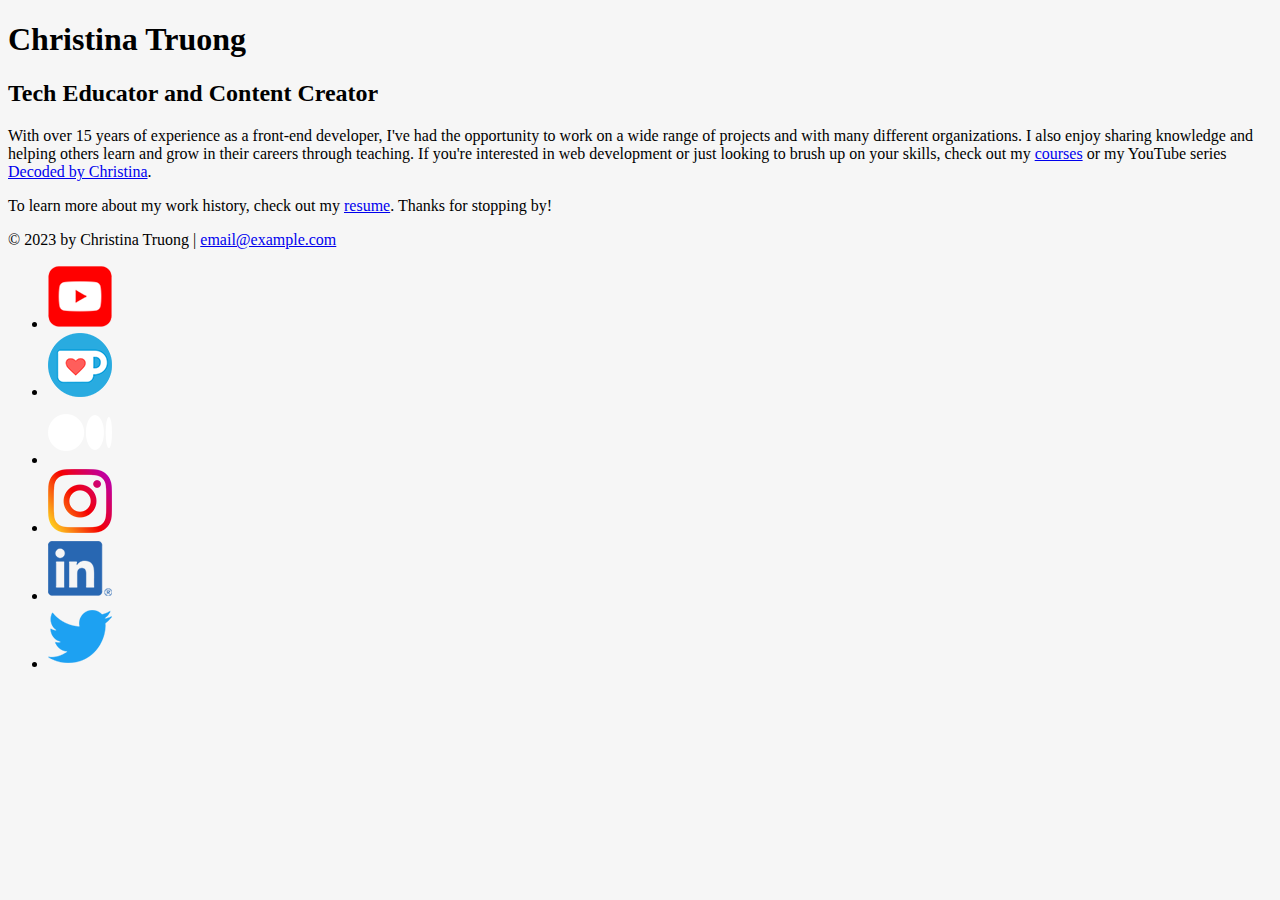
<file: tuts/css/exercise-files/Ch2/02_11/personal-site/index.html>
<!DOCTYPE html>
<html lang="en">
  <head>
    <meta charset="UTF-8">
    <meta name="viewport" content="width=device-width, initial-scale=1.0">
    <title>Christina Truong, Tech Educator and Content Creator</title>
    <link rel="stylesheet" href="css/styles.css">
  </head>
  <body class="home">
    <!-- //  INTRO  // -->
    <header>
      <!-- Start content edits below this line. -->
      <h1>Christina Truong</h1>
      <h2>Tech Educator and Content Creator</h2>

      <!-- End content edits here. -->
    </header>

    <!-- //  ABOUT ME  // -->
    <main>
      <p>With over 15 years of experience as a front-end developer, I've had the opportunity to work on a wide range of projects and with many different organizations. I also enjoy sharing knowledge and helping others learn and grow in their careers through teaching. If you're interested in web development or just looking to brush up on your skills, check out my <a href="https://christinatruong.com/courses/" target="_blank">courses</a> or my YouTube series <a href="https://www.youtube.com/@madebychristina" target="_blank">Decoded by Christina</a>.</p>

      <p>To learn more about my work history, check out my <a href="resume.html"> resume</a>. Thanks for stopping by!</p>
    </main>

    <!-- //  FOOTER INFO, SOCIAL MEDIA  // -->
    <footer>
      <p>© 2023 by Christina Truong |  <a href="mailto:email@example.com">email@example.com</a></p>

      <ul>
        <li>
          <a href="https://www.youtube.com/@madebychristina" target="_blank"><img src="images/icon-logo-youtube.png" alt="My YouTube channel"></a>
        </li>
        <li>
          <a href="https://ko-fi.com/christinatruong" target="_blank"><img src="images/icon-logo-ko-fi.png" alt="My Ko-Fi homepage"></a>
        </li>
        <li>
          <a href="https://medium.com/@christinatruong" target="_blank"><img src="images/icon-logo-medium.png" alt="My Medium homepage"></a>
        </li>
        <li>
          <a href="https://www.instagram.com/christina.is.online/" target="_blank"><img src="images/icon-logo-instagram.png" alt="My Instagram"></a>
        </li>
        <li>
          <a href="https://ca.linkedin.com/in/christinatruong" target="_blank"><img src="images/icon-logo-linkedin.png" alt="My LinkedIn profile"></a>
        </li>
        <li>
          <a href="https://twitter.com/christinatruong" target="_blank"><img src="images/icon-logo-twitter.png" alt="My Twitter profile"></a>
        </li>
      </ul>
    </footer>
  </body>
</html>
</file>
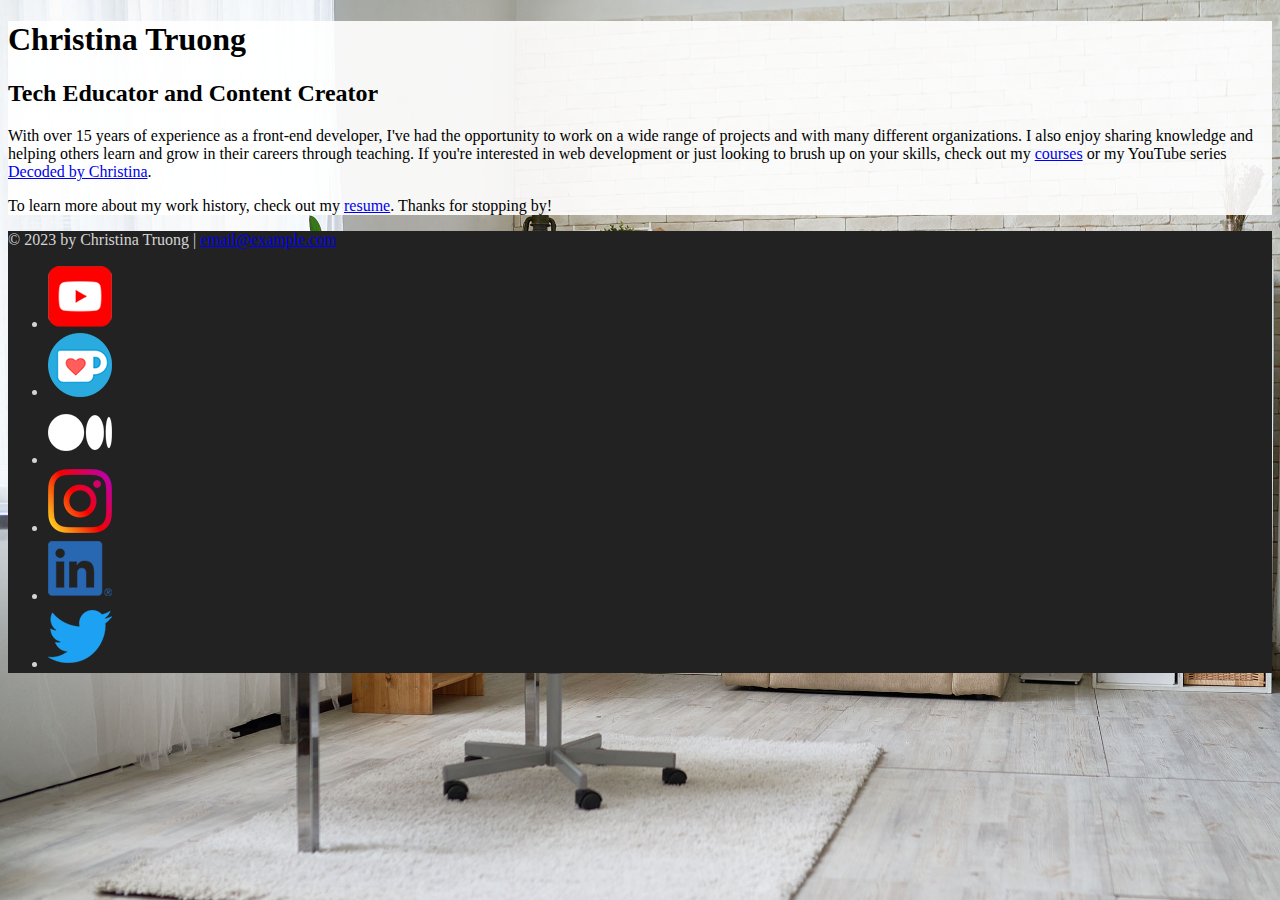
<file: tuts/css/exercise-files/Ch2/02_12/personal-site/index.html>
<!DOCTYPE html>
<html lang="en">
  <head>
    <meta charset="UTF-8">
    <meta name="viewport" content="width=device-width, initial-scale=1.0">
    <title>Christina Truong, Tech Educator and Content Creator</title>
    <link rel="stylesheet" href="css/styles.css">
  </head>
  <body class="home">
    <!-- //  INTRO  // -->
    <div class="content-wrapper">
      <header>
        <!-- Start content edits below this line. -->
        <h1>Christina Truong</h1>
        <h2>Tech Educator and Content Creator</h2>

        <!-- End content edits here. -->
      </header>

      <!-- //  ABOUT ME  // -->
      <main>
        <p>With over 15 years of experience as a front-end developer, I've had the opportunity to work on a wide range of projects and with many different organizations. I also enjoy sharing knowledge and helping others learn and grow in their careers through teaching. If you're interested in web development or just looking to brush up on your skills, check out my <a href="https://christinatruong.com/courses/" target="_blank">courses</a> or my YouTube series <a href="https://www.youtube.com/@madebychristina" target="_blank">Decoded by Christina</a>.</p>

        <p>To learn more about my work history, check out my <a href="resume.html"> resume</a>. Thanks for stopping by!</p>
      </main>
    </div>
    <!-- //  FOOTER INFO, SOCIAL MEDIA  // -->
    <footer>
      <p>© 2023 by Christina Truong |  <a href="mailto:email@example.com">email@example.com</a></p>

      <ul>
        <li>
          <a href="https://www.youtube.com/@madebychristina" target="_blank"><img src="images/icon-logo-youtube.png" alt="My YouTube channel"></a>
        </li>
        <li>
          <a href="https://ko-fi.com/christinatruong" target="_blank"><img src="images/icon-logo-ko-fi.png" alt="My Ko-Fi homepage"></a>
        </li>
        <li>
          <a href="https://medium.com/@christinatruong" target="_blank"><img src="images/icon-logo-medium.png" alt="My Medium homepage"></a>
        </li>
        <li>
          <a href="https://www.instagram.com/christina.is.online/" target="_blank"><img src="images/icon-logo-instagram.png" alt="My Instagram"></a>
        </li>
        <li>
          <a href="https://ca.linkedin.com/in/christinatruong" target="_blank"><img src="images/icon-logo-linkedin.png" alt="My LinkedIn profile"></a>
        </li>
        <li>
          <a href="https://twitter.com/christinatruong" target="_blank"><img src="images/icon-logo-twitter.png" alt="My Twitter profile"></a>
        </li>
      </ul>
    </footer>
  </body>
</html>
</file>
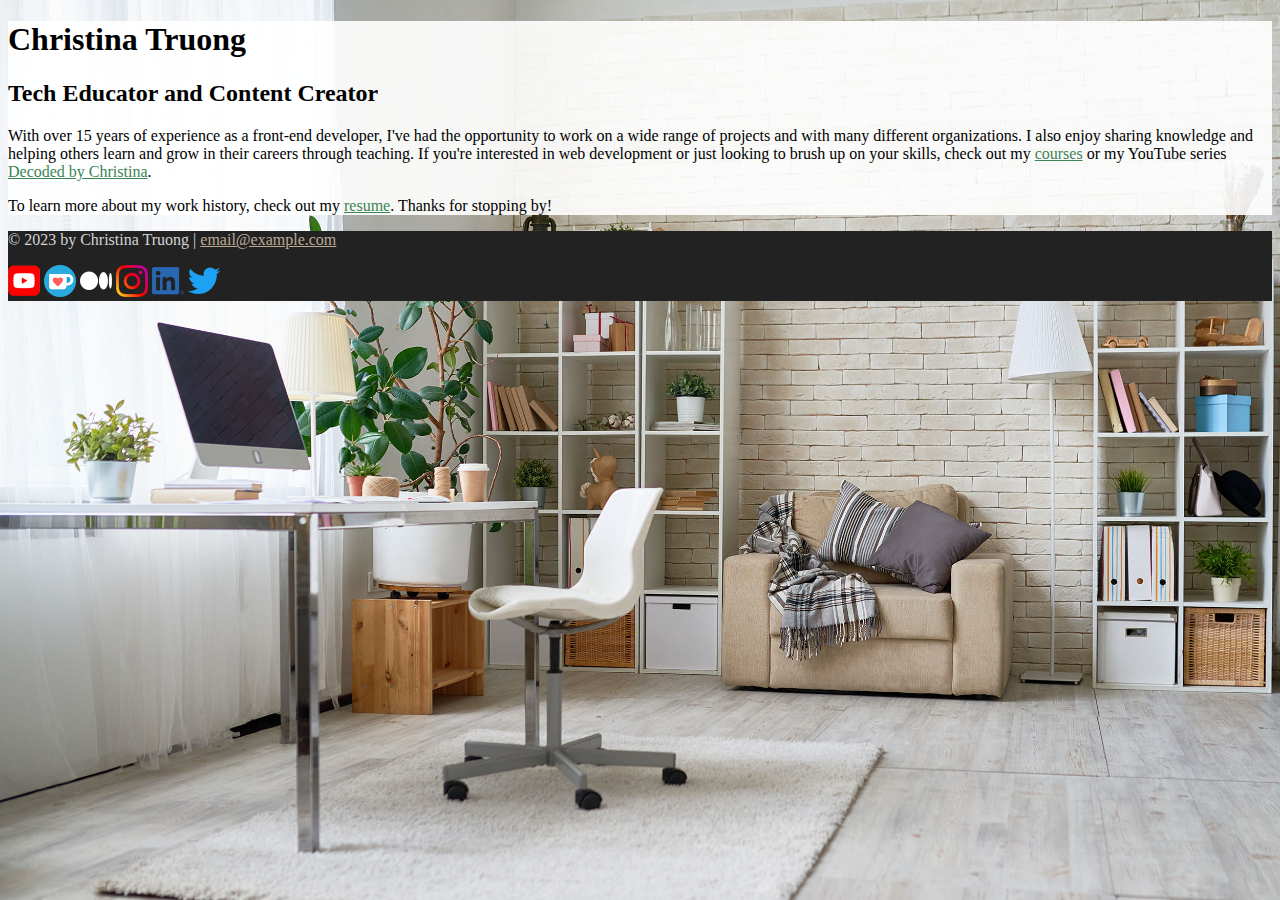
<file: tuts/css/exercise-files/Ch3/03_05/personal-site/index.html>
<!DOCTYPE html>
<html lang="en">
  <head>
    <meta charset="UTF-8">
    <meta name="viewport" content="width=device-width, initial-scale=1.0">
    <title>Christina Truong, Tech Educator and Content Creator</title>
    <link rel="stylesheet" href="css/styles.css">
  </head>
  <body class="home">
    <!-- //  INTRO  // -->
    <div class="content-wrapper">
      <header>
        <!-- Start content edits below this line. -->
        <h1>Christina Truong</h1>
        <h2>Tech Educator and Content Creator</h2>

        <!-- End content edits here. -->
      </header>

      <!-- //  ABOUT ME  // -->
      <main>
        <p>With over 15 years of experience as a front-end developer, I've had the opportunity to work on a wide range of projects and with many different organizations. I also enjoy sharing knowledge and helping others learn and grow in their careers through teaching. If you're interested in web development or just looking to brush up on your skills, check out my <a href="https://christinatruong.com/courses/" target="_blank">courses</a> or my YouTube series <a href="https://www.youtube.com/@madebychristina" target="_blank">Decoded by Christina</a>.</p>

        <p>To learn more about my work history, check out my <a href="resume.html"> resume</a>. Thanks for stopping by!</p>
      </main>
    </div>
    <!-- //  FOOTER INFO, SOCIAL MEDIA  // -->
    <footer>
      <p>© 2023 by Christina Truong |  <a href="mailto:email@example.com">email@example.com</a></p>

      <ul class="socials">
        <li>
          <a href="https://www.youtube.com/@madebychristina" target="_blank"><img src="images/icon-logo-youtube.png" alt="My YouTube channel"></a>
        </li>
        <li>
          <a href="https://ko-fi.com/christinatruong" target="_blank"><img src="images/icon-logo-ko-fi.png" alt="My Ko-Fi homepage"></a>
        </li>
        <li>
          <a href="https://medium.com/@christinatruong" target="_blank"><img src="images/icon-logo-medium.png" alt="My Medium homepage"></a>
        </li>
        <li>
          <a href="https://www.instagram.com/christina.is.online/" target="_blank"><img src="images/icon-logo-instagram.png" alt="My Instagram"></a>
        </li>
        <li>
          <a href="https://ca.linkedin.com/in/christinatruong" target="_blank"><img src="images/icon-logo-linkedin.png" alt="My LinkedIn profile"></a>
        </li>
        <li>
          <a href="https://twitter.com/christinatruong" target="_blank"><img src="images/icon-logo-twitter.png" alt="My Twitter profile"></a>
        </li>
      </ul>
    </footer>
  </body>
</html>
</file>
<file: tuts/css/exercise-files/final/personal-site/css/styles.css>
/*
COLOR PALETTE

Dark green    #3c8453
Sandy beige   #bcaa96
Dark gray     #222222
Light gray    #d3d4d6
Off-white     #f6f6f6
*/

/* GLOBAL STYLES 
------------------------------------*/
/* 
  https://www.paulirish.com/2012/box-sizing-border-box-ftw/
*/
html {
    box-sizing: border-box;
    font-size: 62.5%; /* set default to 10px */
}
*, *:before, *:after {
    box-sizing: inherit;
}

html, body {
    height: 100%;
}
body {
    background: #f6f6f6; 
    margin: 0;
    font-family: 'Open Sans', sans-serif;
    font-size: 1.5rem;
    line-height: 1.4;
}
h1, h2, h3 {
    font-family: 'Caveat', cursive;
    font-weight: 400;
    margin: 0;
}
h1 {
    font-size: 7rem;
    line-height: 0.85;
}
h2 {
    font-size: 3.6rem;
}
h3 {
    font-size: 2.4rem;
}

/* links */
a {
    color: #3c8453;
}
a:hover {
    color: #bcaa96;
    text-decoration: none;
}
footer a {
    color: #bcaa96;
}
footer a:hover {
    color: #3c8453;
}
.btn {
    background: #3c8453;
    color: #f6f6f6;
    text-decoration: none;
    text-transform: uppercase;
    font-size: 1.2rem;
    display: inline-block;
    padding: 7px;
    letter-spacing: 0.1em;
    line-height: 1;
    border-radius: 4px;
}

.content-wrapper {
    margin: 0 auto;
    padding: 30px;
    max-width: 900px;
}


/* HOME
------------------------------------*/
.home {
    background: url(../images/bg-home-office-studio.jpg) no-repeat;
    background-size: cover;
    display: flex;
    flex-direction: column;
}
.home .content-wrapper {
    flex: 1 0 auto;
}
.content-bg {
    background: rgb(255 255 255 / 0.9);
    padding: 30px;
}
@media screen and (max-width:650px){
    .home .content-wrapper {
        padding: 10px;
    }
    .content-bg {
        padding: 20px;
    }
}


/* RESUME
------------------------------------*/
.resume header::before {
    background: url(../images/bg-home-office-studio.jpg) center;
    background-size: cover;
    content: "";
    display: block;
    height: 375px;
}
.resume-section {
    margin-bottom: 50px;
}
.resume-section h2 {
    border-bottom: 2px dashed #d3d4d6;
}
.download-link {
    position: fixed;
    top: 5px;
    left: 5px;
    font-size: 1.5rem;
}
@media screen and (max-width: 1200px){
    .download-link {
        position: absolute;
    }
}
@media screen and (max-width: 500px){
    .resume header::before {
        height: 200px;
    }
    h1 {
        font-size: 5rem;
    }
    h2 {
        font-size: 2.6rem;
    }
}


/* Projects
------------------------------------*/
.project-item {
    margin: 30px 0;
}
.project-item img {
    width: 300px;
}
@media screen and (min-width:860px) {
    .project-item {
        display: flow-root;
    }
    .project-item img {
        float: left;
        margin-right: 20px;
    }
}
@media screen and (min-width:650px) and (max-width:859px) {
    .project-wrapper {
        display: grid;
        grid-template-columns: repeat(2, 1fr);
        column-gap: 20px;
    }
    .project-item img {
        width: 100%;
    }
}
@media screen and (max-width:500px){
    .project-item img {
        width: 100%;
        margin-bottom: 10px;
    }
}


/* Work Experience
------------------------------------*/
.work-item {
    margin: 30px 0;
}
.work-details p {
    margin: 0;
}

@media screen and (min-width: 860px) {
    .work-item {
        display: grid;
        grid-template-columns: 300px 1fr;
        column-gap: 20px;
    }
    .work-summary p:first-child {
        margin-top: 0;
    }
}


/* Education
------------------------------------*/
.education-item {
    margin: 30px 0;
}
.education-item p {
    margin: 0;
}



/* FOOTER
------------------------------------*/
footer {
    background: #222;
    color: #d3d4d6;
}
.socials {
    list-style-type: none;
    padding: 0;
}
.socials li {
    display: inline-block;
    margin-left: 10px;
}
.socials img {
    width: 32px;
}
.socials img:hover {
    opacity: 0.5;
}

@media screen and (min-width: 860px){
    footer {
        display: flex;
        justify-content: space-between;
        padding: 0 20px;
    }
}
@media screen and (max-width: 859px){
    footer {
        text-align: center;
        padding: 10px;
    }

}
</file>
<file: tuts/css/exercise-files/Ch1/01_11/personal-site/css/styles.css>
body {
  background: paleturquoise;
}
</file>
<file: tuts/css/exercise-files/Ch2/02_11/personal-site/css/styles.css>
/*
COLOR PALETTE

Dark green    #3c8453
Sandy beige   #bcaa96
Dark gray     #222222
Light gray    #d3d4d6
Off-white     #f6f6f6
*/

/* GLOBAL STYLES 
------------------------------------*/
body {
    background: #f6f6f6; 
}


/* HOME
------------------------------------*/


/* RESUME
------------------------------------*/

/* Profile
------------------------------------*/

/* Projects
------------------------------------*/

/* Work Experience
------------------------------------*/

/* Education
------------------------------------*/


/* FOOTER
------------------------------------*/
</file>
<file: tuts/css/exercise-files/Ch2/02_12/personal-site/css/styles.css>
/*
COLOR PALETTE

Dark green    #3c8453
Sandy beige   #bcaa96
Dark gray     #222222
Light gray    #d3d4d6
Off-white     #f6f6f6
*/

/* GLOBAL STYLES 
------------------------------------*/
body {
    background: #f6f6f6; 
}


/* HOME
------------------------------------*/
.home {
    background: url(../images/bg-home-office-studio.jpg) no-repeat;
    background-size: cover;
}
.home .content-wrapper {
    background: rgb(255 255 255 / 0.9);
}


/* RESUME
------------------------------------*/

/* Profile
------------------------------------*/

/* Projects
------------------------------------*/

/* Work Experience
------------------------------------*/

/* Education
------------------------------------*/


/* FOOTER
------------------------------------*/
footer {
    background: #222;
    color: #d3d4d6;
}
</file>
<file: tuts/css/exercise-files/Ch3/03_05/personal-site/css/styles.css>
/*
COLOR PALETTE

Dark green    #3c8453
Sandy beige   #bcaa96
Dark gray     #222222
Light gray    #d3d4d6
Off-white     #f6f6f6
*/

/* GLOBAL STYLES 
------------------------------------*/
/* 
  https://www.paulirish.com/2012/box-sizing-border-box-ftw/
*/
html {
    box-sizing: border-box;
}
*, *:before, *:after {
    box-sizing: inherit;
}

body {
    background: #f6f6f6; 
}

/* links */
a {
    color: #3c8453;
}
a:hover {
    color: #bcaa96;
    text-decoration: none;
}
footer a {
    color: #bcaa96;
}
footer a:hover {
    color: #3c8453;
}
.btn {
    background: #3c8453;
    color: #f6f6f6;
    text-decoration: none;
}


/* HOME
------------------------------------*/
.home {
    background: url(../images/bg-home-office-studio.jpg) no-repeat;
    background-size: cover;
}
.home .content-wrapper {
    background: rgb(255 255 255 / 0.9);
}


/* RESUME
------------------------------------*/

/* Profile
------------------------------------*/

/* Projects
------------------------------------*/

/* Work Experience
------------------------------------*/

/* Education
------------------------------------*/


/* FOOTER
------------------------------------*/
footer {
    background: #222;
    color: #d3d4d6;
}
.socials {
    list-style-type: none;
    padding: 0;
}
.socials li {
    display: inline-block;
}
.socials img {
    width: 32px;
}
</file>
<file: class_exercises/css-animations/css/style.css>
/*
CSS RESETS:
 Border box reset:
https://www.paulirish.com/2012/box-sizing-border-box-ftw/
 62.5% Fix: https: //www.aleksandrhovhannisyan.com/blog/62-5-percent-font-size-trick/
*/


html {
    box-sizing: border-box;
    font-size: 62.5%;
 }
 
 
 *,
 *:before,
 *:after {
    box-sizing: inherit;
    margin: 0;
    padding: 0;
 }
 
 
 html,
 body {
    height: 100%;
 }
 
 
 body {
    animation: 10s infinite alternate bgcol;
     font-size: 1.6rem;
    /* font-size 1.6 is now the same as 16px */
    line-height: 1.6;
 }

 @keyframes stretching {
    0% {
        transform: scale(2);   
        transform: rotate(100);
      /* width: 100px; */
        width: 0dvw;
        background: beige;
    }
  }
  
  @keyframes bgcol {
    0% {
    background-color: aqua;
    }
    100%{
        background-color: black;
    }
  }
  
  .button {
    display: inline-block;
    background-color: blueviolet;
    animation-duration: 3s;
    animation-name: slidein;
    animation-iteration-count: infinite;
    animation-direction: alternate;
    height: 100px;
  }
</file>
<file: class_exercises/dom/css/style.css>
/*
CSS RESETS:
 Border box reset:
https://www.paulirish.com/2012/box-sizing-border-box-ftw/
 62.5% Fix: https: //www.aleksandrhovhannisyan.com/blog/62-5-percent-font-size-trick/
*/


html {
    box-sizing: border-box;
    font-size: 62.5%;
 }
 
 
 *,
 *:before,
 *:after {
    box-sizing: inherit;
    margin: 0;
    padding: 0;
 }
 
 
 html,
 body {
    height: 100%;
 }
 
 
 body {
     font-size: 1.6rem;
    /* font-size 1.6rem is now the same as 16px */
    line-height: 1.6;
 }
 
 header {
    padding: 50px;
    background-color: rgb(9, 20, 134);
    text-align: center;
 }

 main {
    
 }

.image-div{
    display: inline-block;
}
</file>
